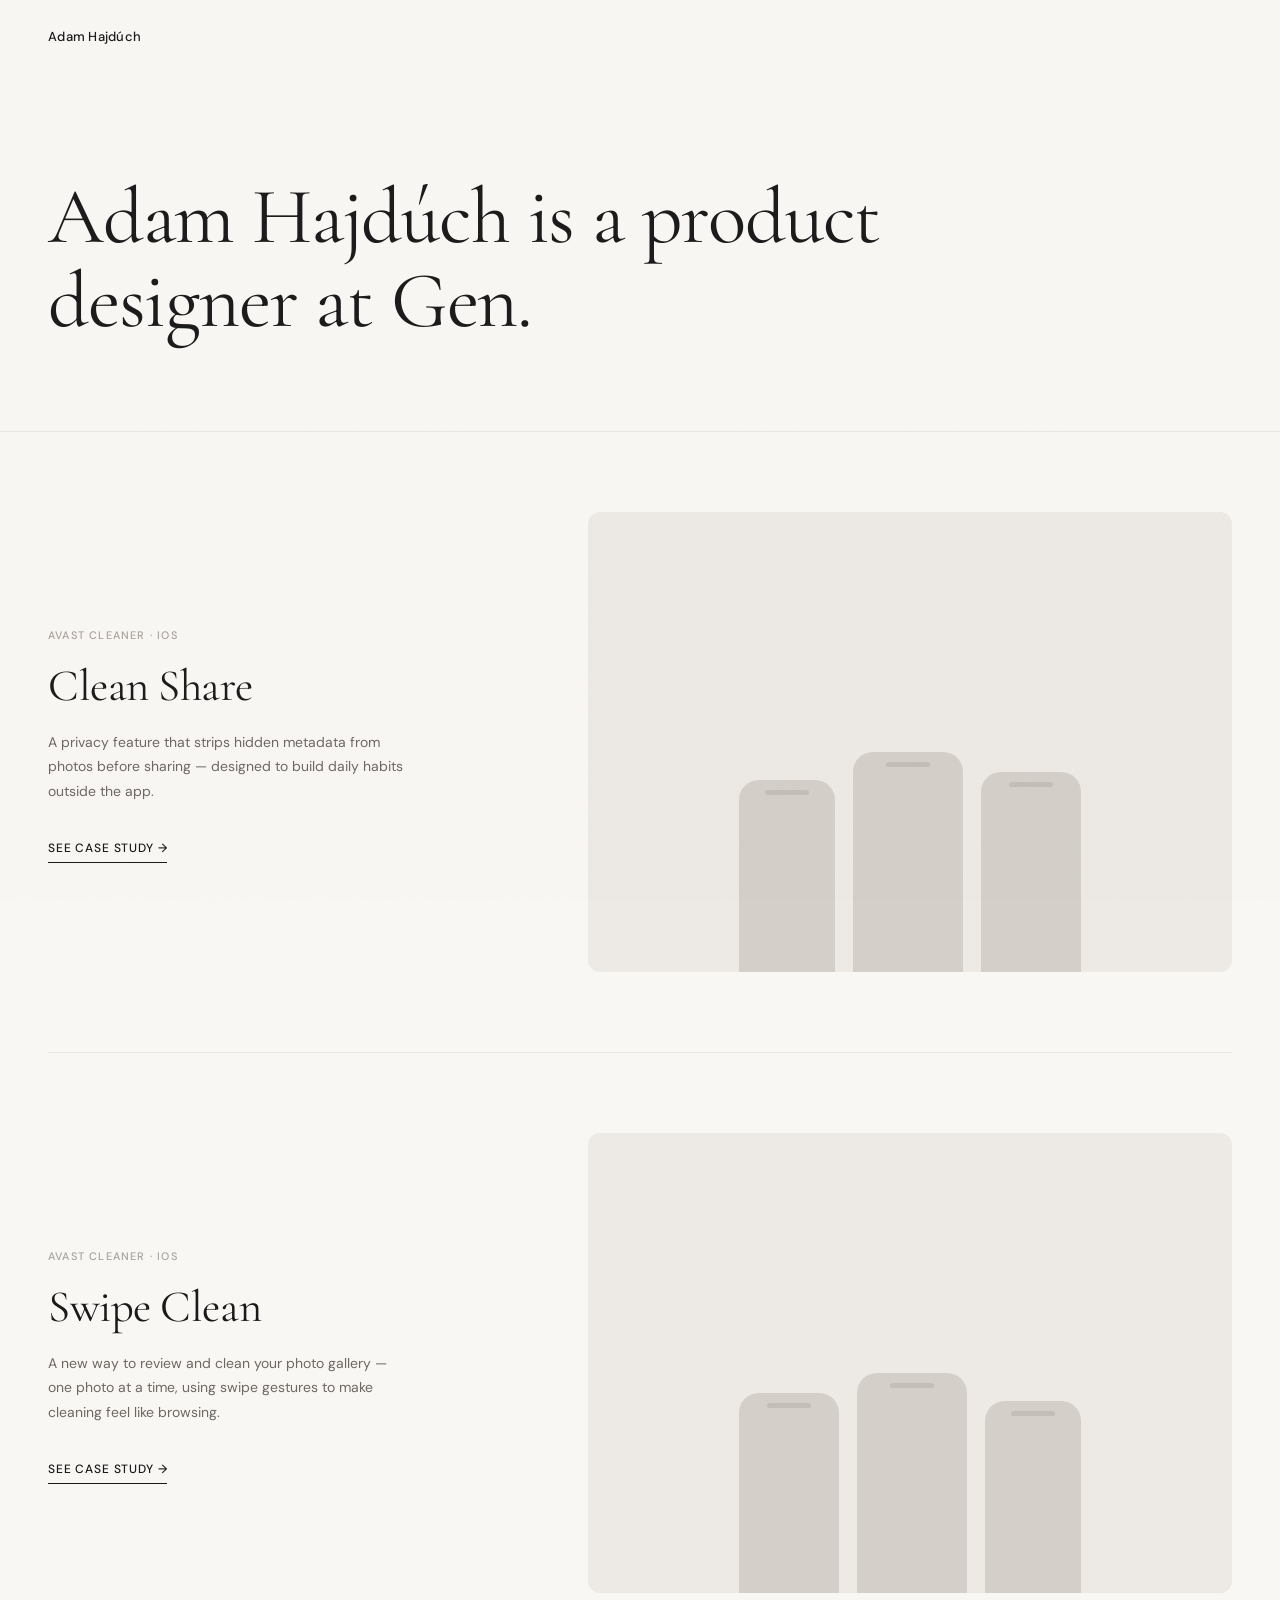
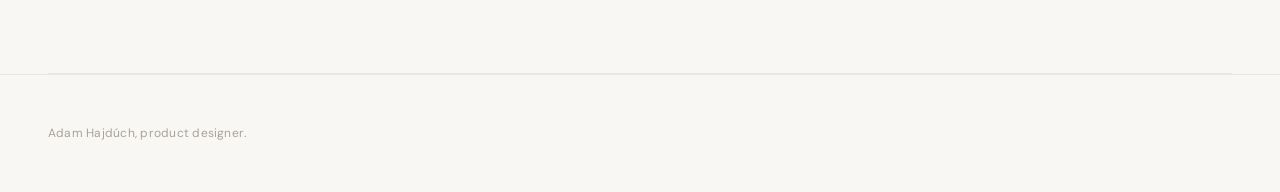
<file: index.html>
<!DOCTYPE html>
<html lang="en">
<head>
  <meta charset="UTF-8" />
  <meta name="viewport" content="width=device-width, initial-scale=1.0" />
  <title>Adam Hajdúch — Product Designer</title>
  <link rel="stylesheet" href="style.css" />
</head>
<body>

  <nav class="nav" id="nav">
    <div class="wrap nav-inner">
      <a class="nav-logo" href="index.html">Adam Hajdúch</a>
    </div>
  </nav>

  <main>

    <!-- Hero -->
    <section class="hero">
      <div class="wrap">
        <h1 class="hero-heading">Adam Hajdúch is a product designer at Gen.</h1>
      </div>
    </section>

    <!-- Projects -->
    <section class="projects">
      <div class="wrap">

        <!-- Project 1: Clean Share -->
        <article class="project-entry">
          <div class="project-info">
            <p class="project-label">Avast Cleaner &middot; iOS</p>
            <h2 class="project-title">Clean Share</h2>
            <p class="project-desc">A privacy feature that strips hidden metadata from photos before sharing — designed to build daily habits outside the app.</p>
            <a href="clean-share.html" class="see-more">See case study &rarr;</a>
          </div>
          <div class="project-visual">
            <div class="phone-mock c"></div>
            <div class="phone-mock b"></div>
            <div class="phone-mock a"></div>
          </div>
        </article>

        <!-- Project 2: Swipe Clean -->
        <article class="project-entry">
          <div class="project-info">
            <p class="project-label">Avast Cleaner &middot; iOS</p>
            <h2 class="project-title">Swipe Clean</h2>
            <p class="project-desc">A new way to review and clean your photo gallery — one photo at a time, using swipe gestures to make cleaning feel like browsing.</p>
            <a href="swipe-clean.html" class="see-more">See case study &rarr;</a>
          </div>
          <div class="project-visual">
            <div class="phone-mock a"></div>
            <div class="phone-mock b"></div>
            <div class="phone-mock c"></div>
          </div>
        </article>

      </div>
    </section>

  </main>

  <footer class="home-footer">
    <div class="wrap">
      <p>Adam Hajdúch, product designer.</p>
    </div>
  </footer>

  <script>
    const nav = document.getElementById('nav');
    window.addEventListener('scroll', () => {
      nav.classList.toggle('scrolled', window.scrollY > 20);
    });
  </script>

</body>
</html>
</file>
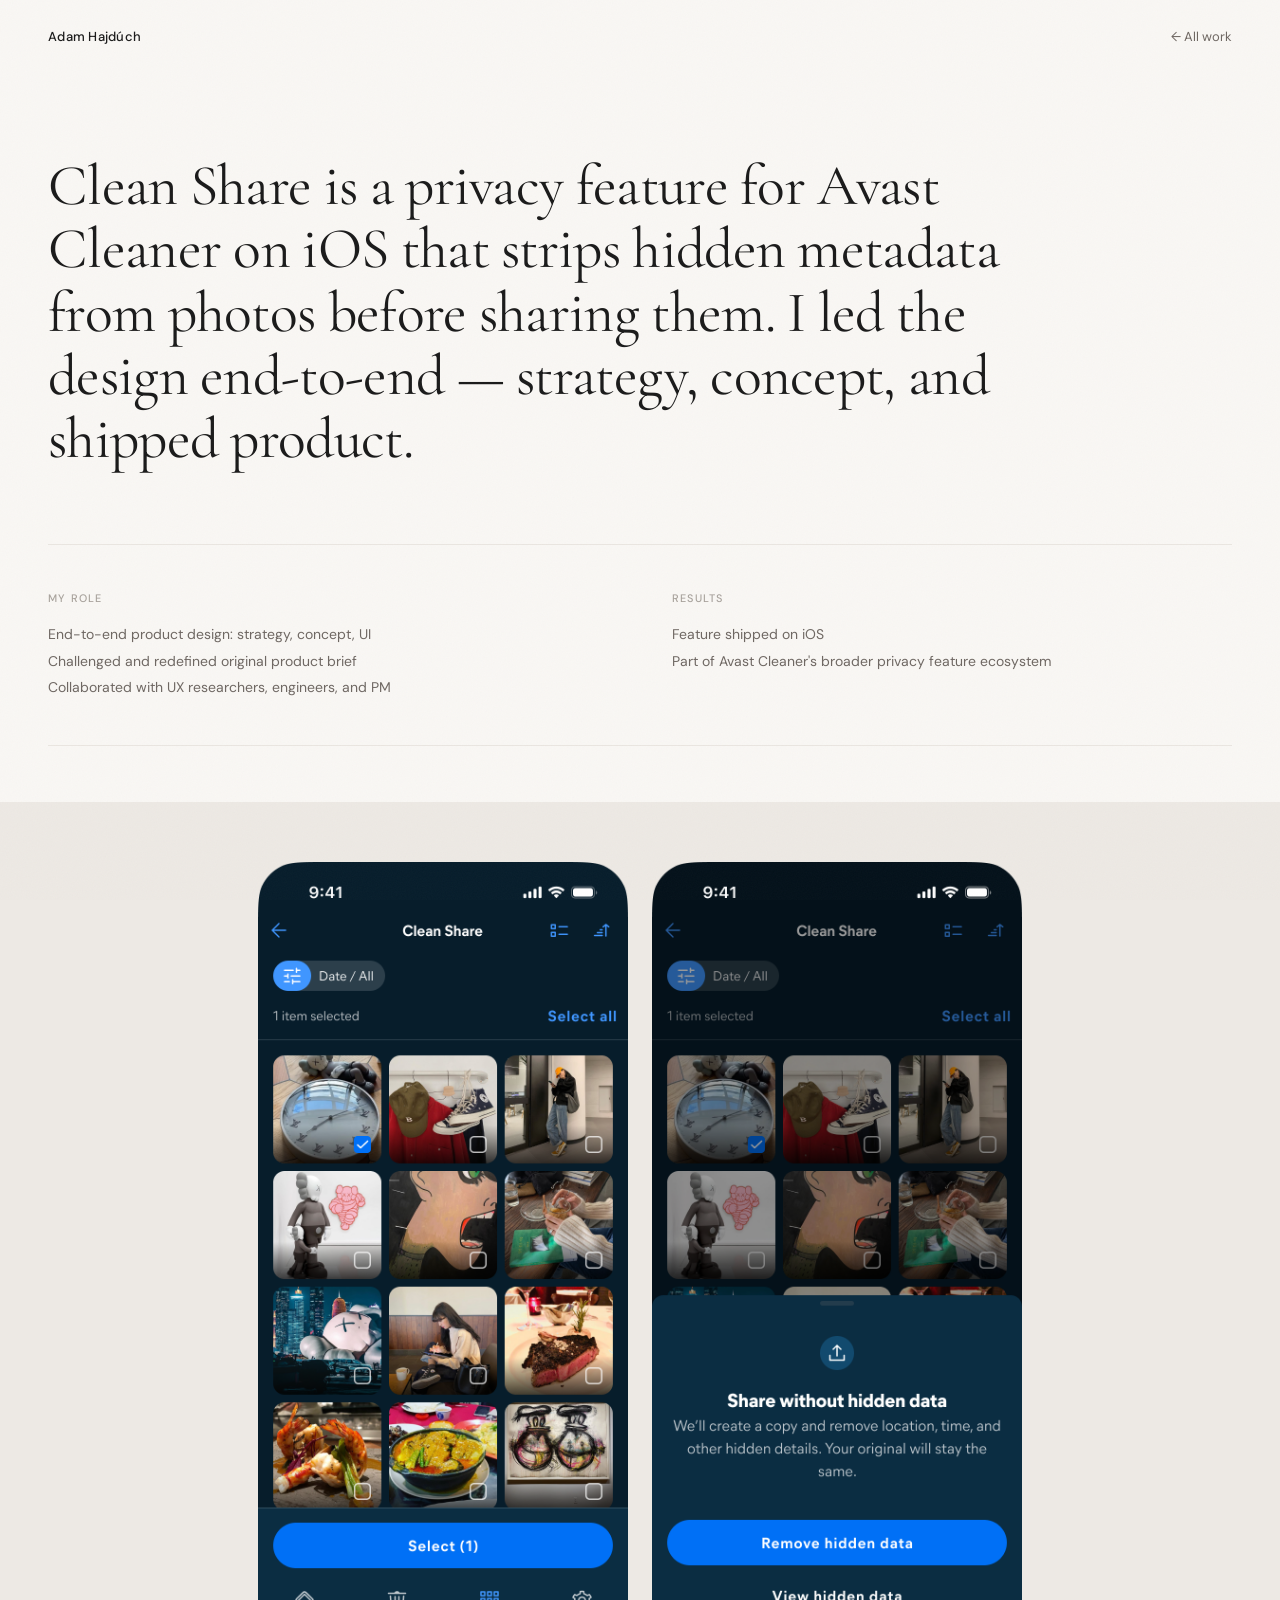
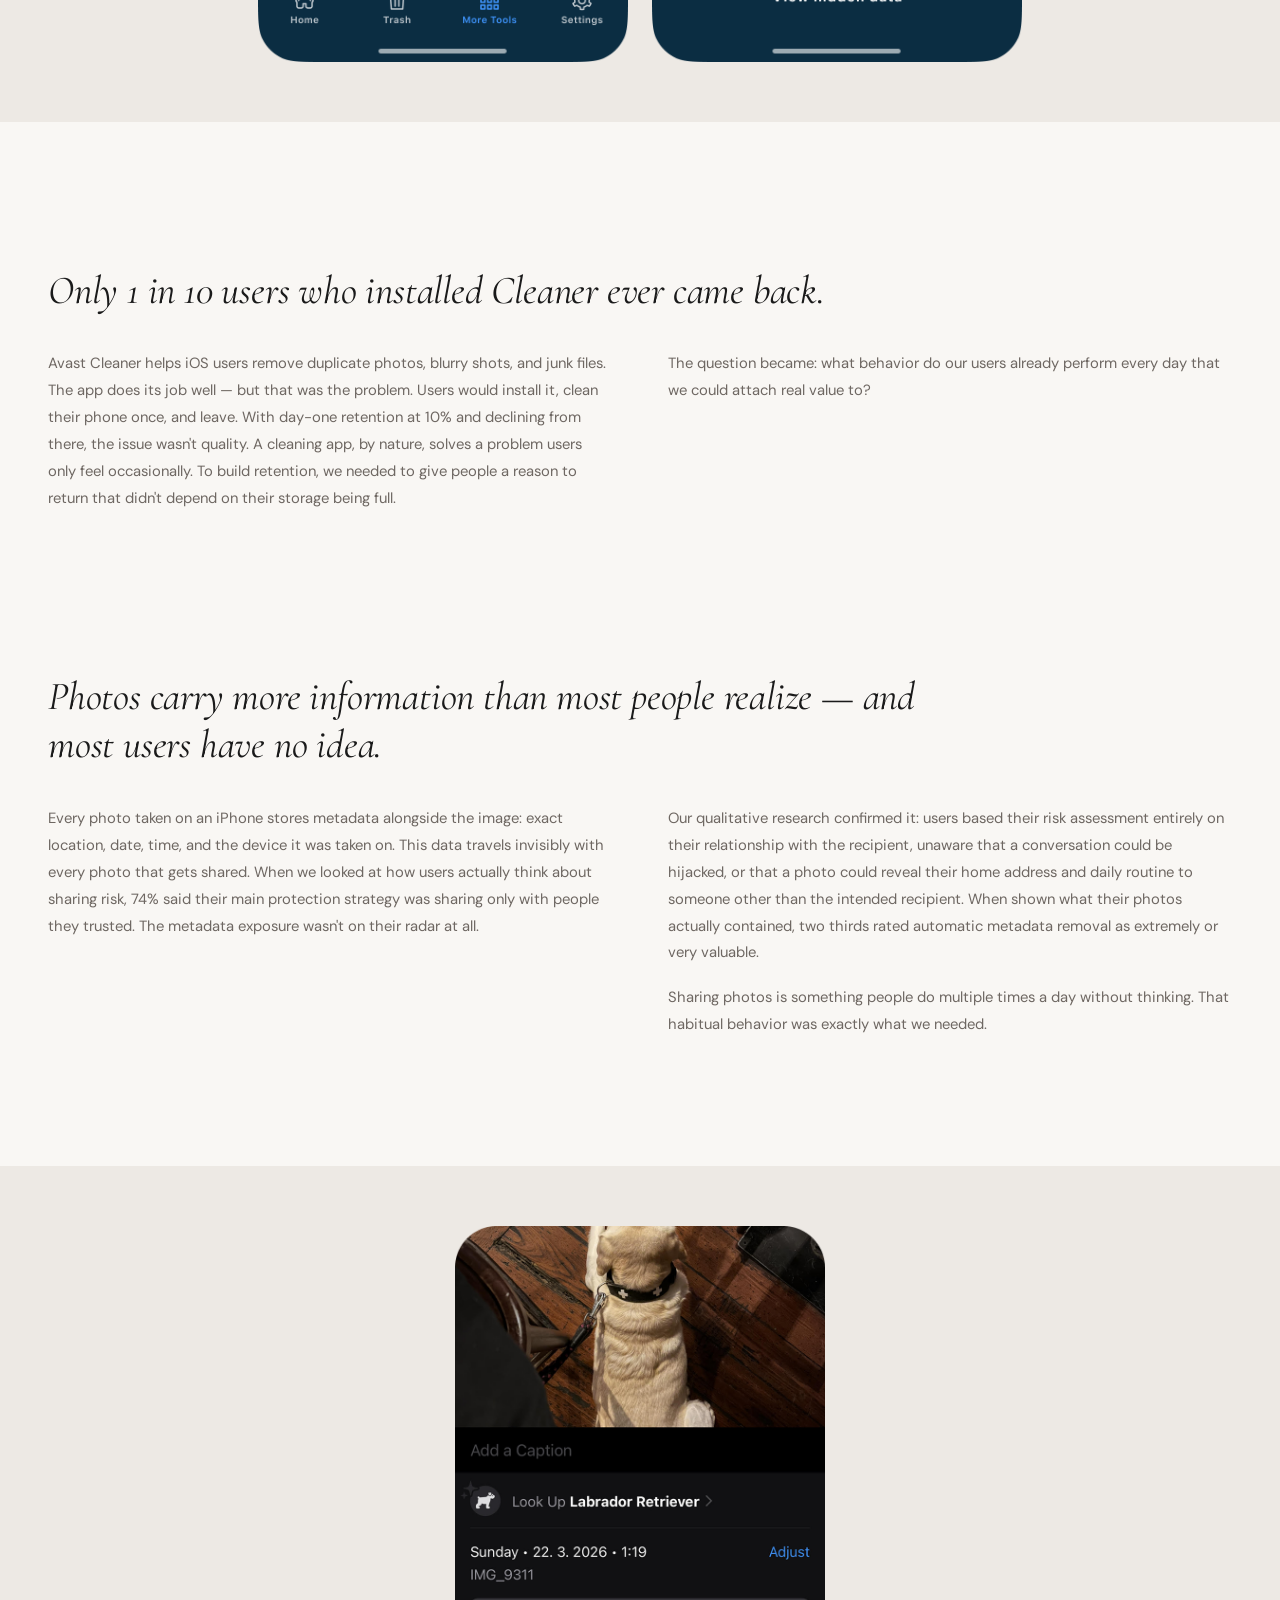
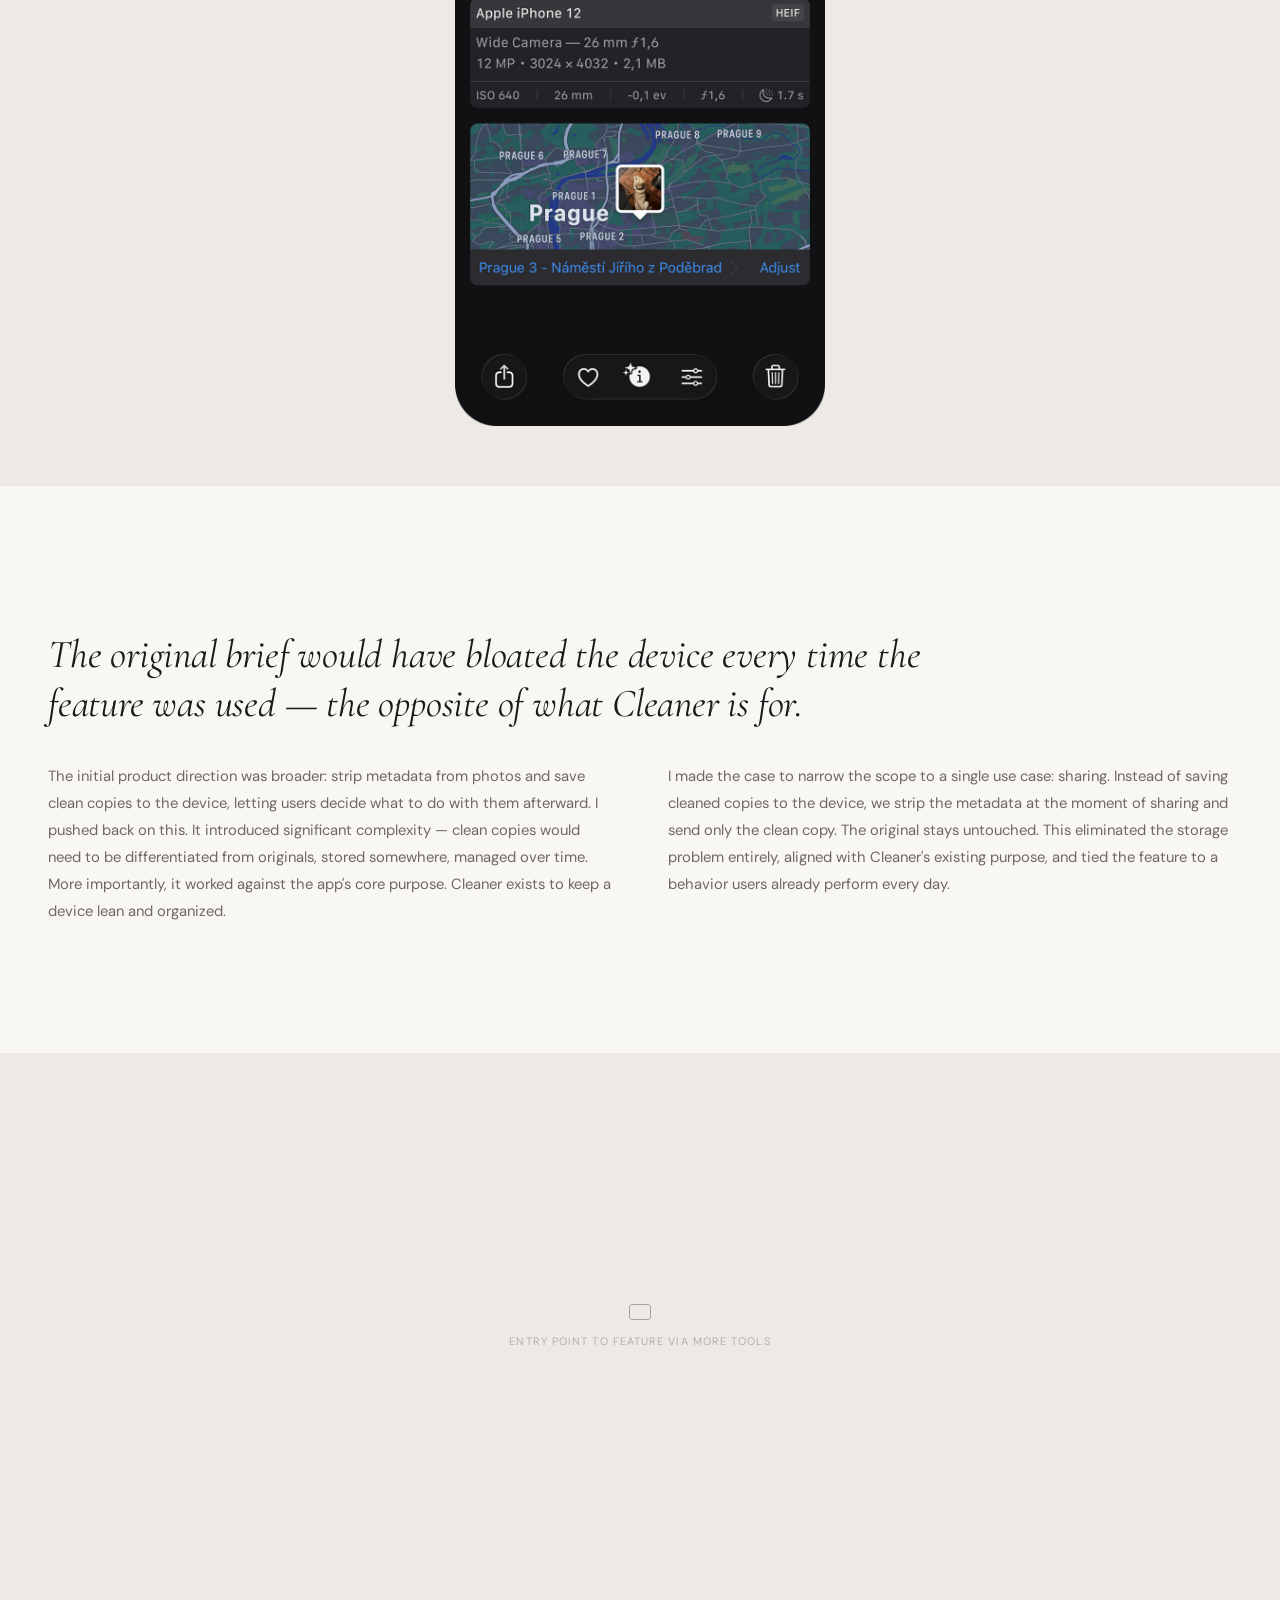
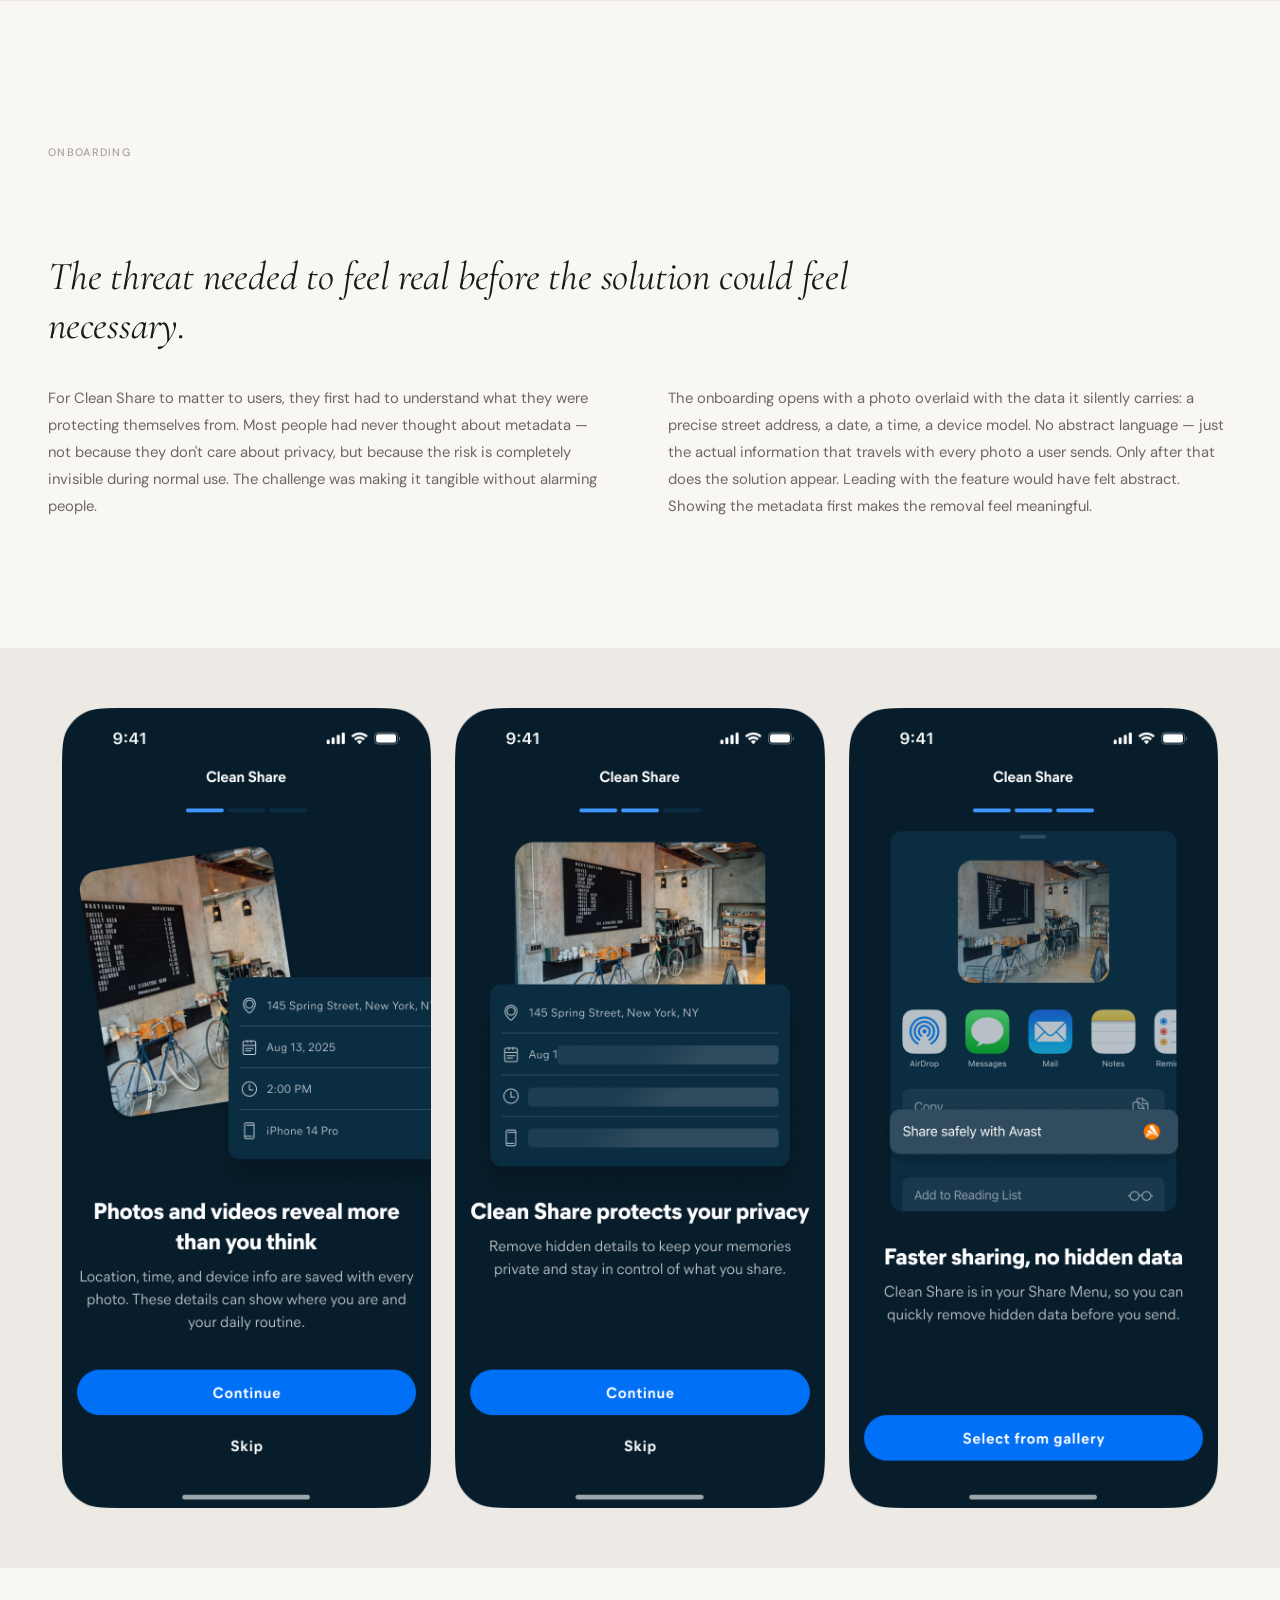
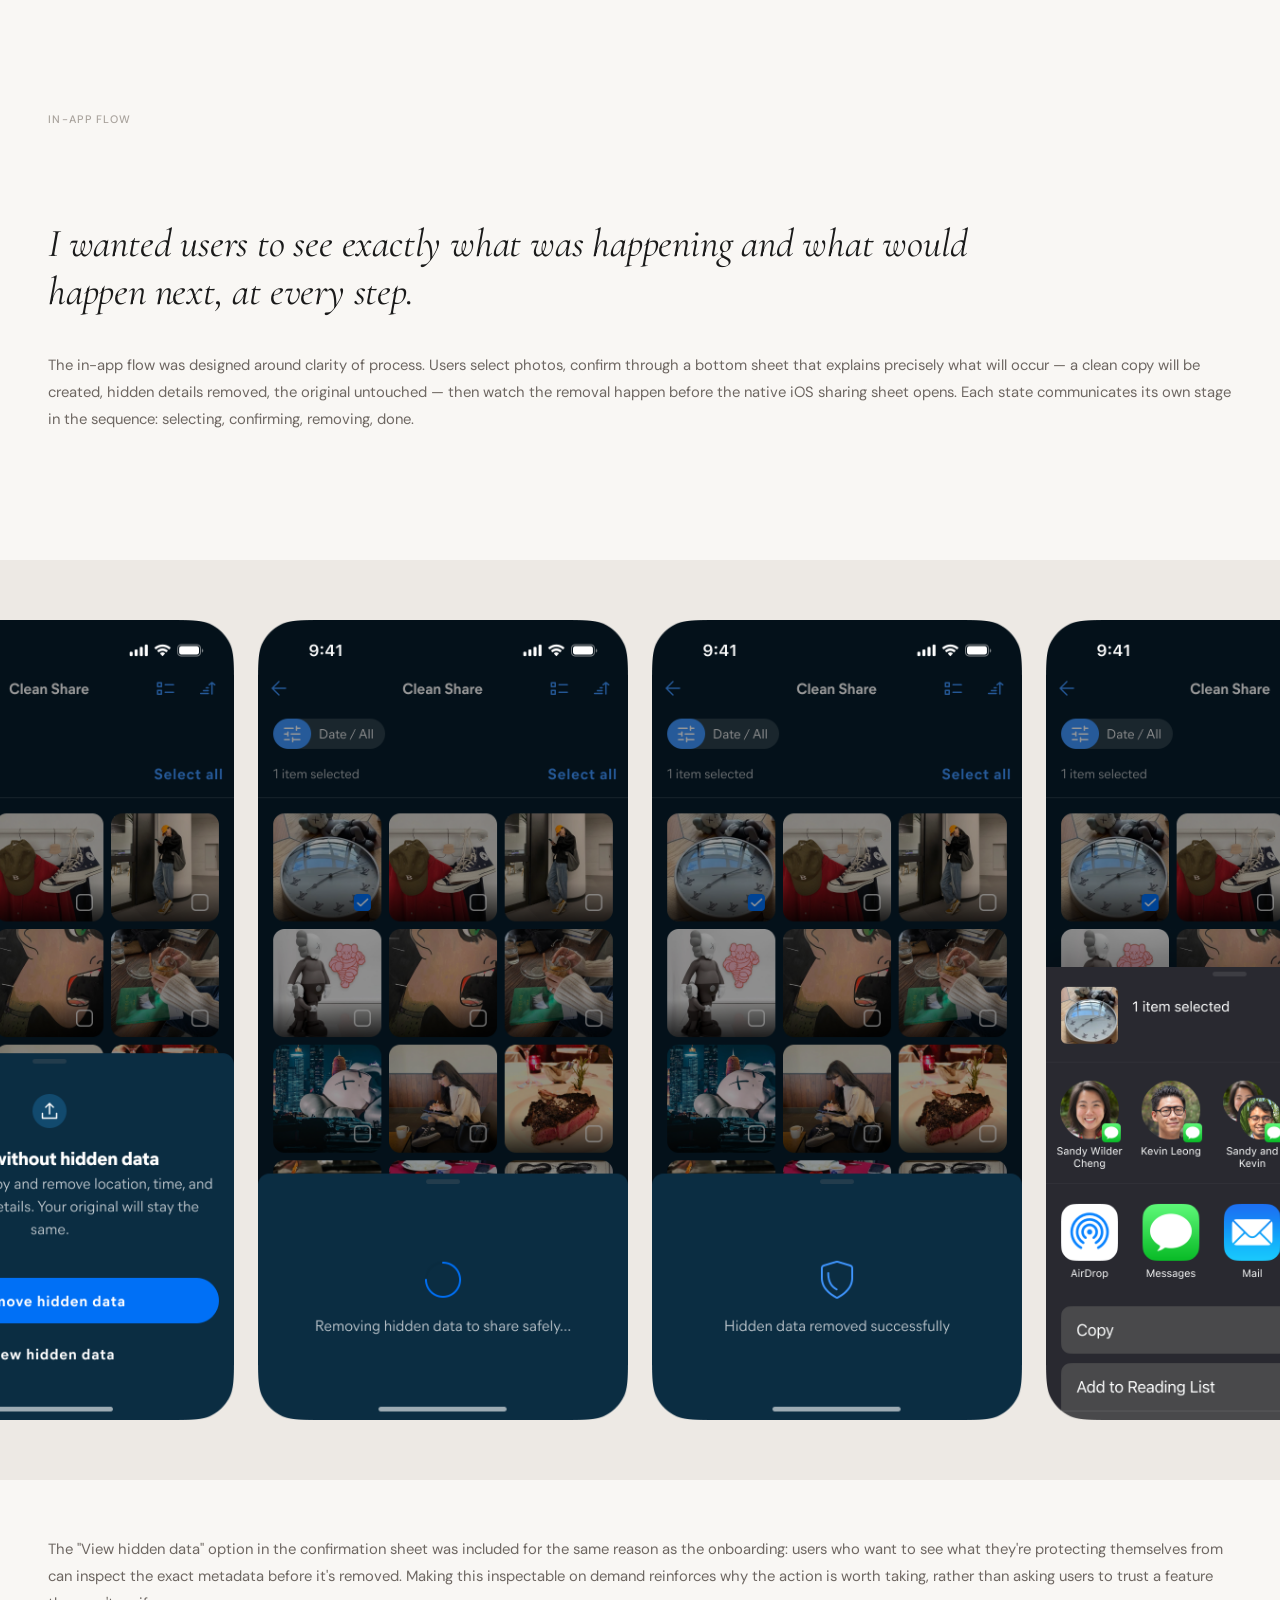
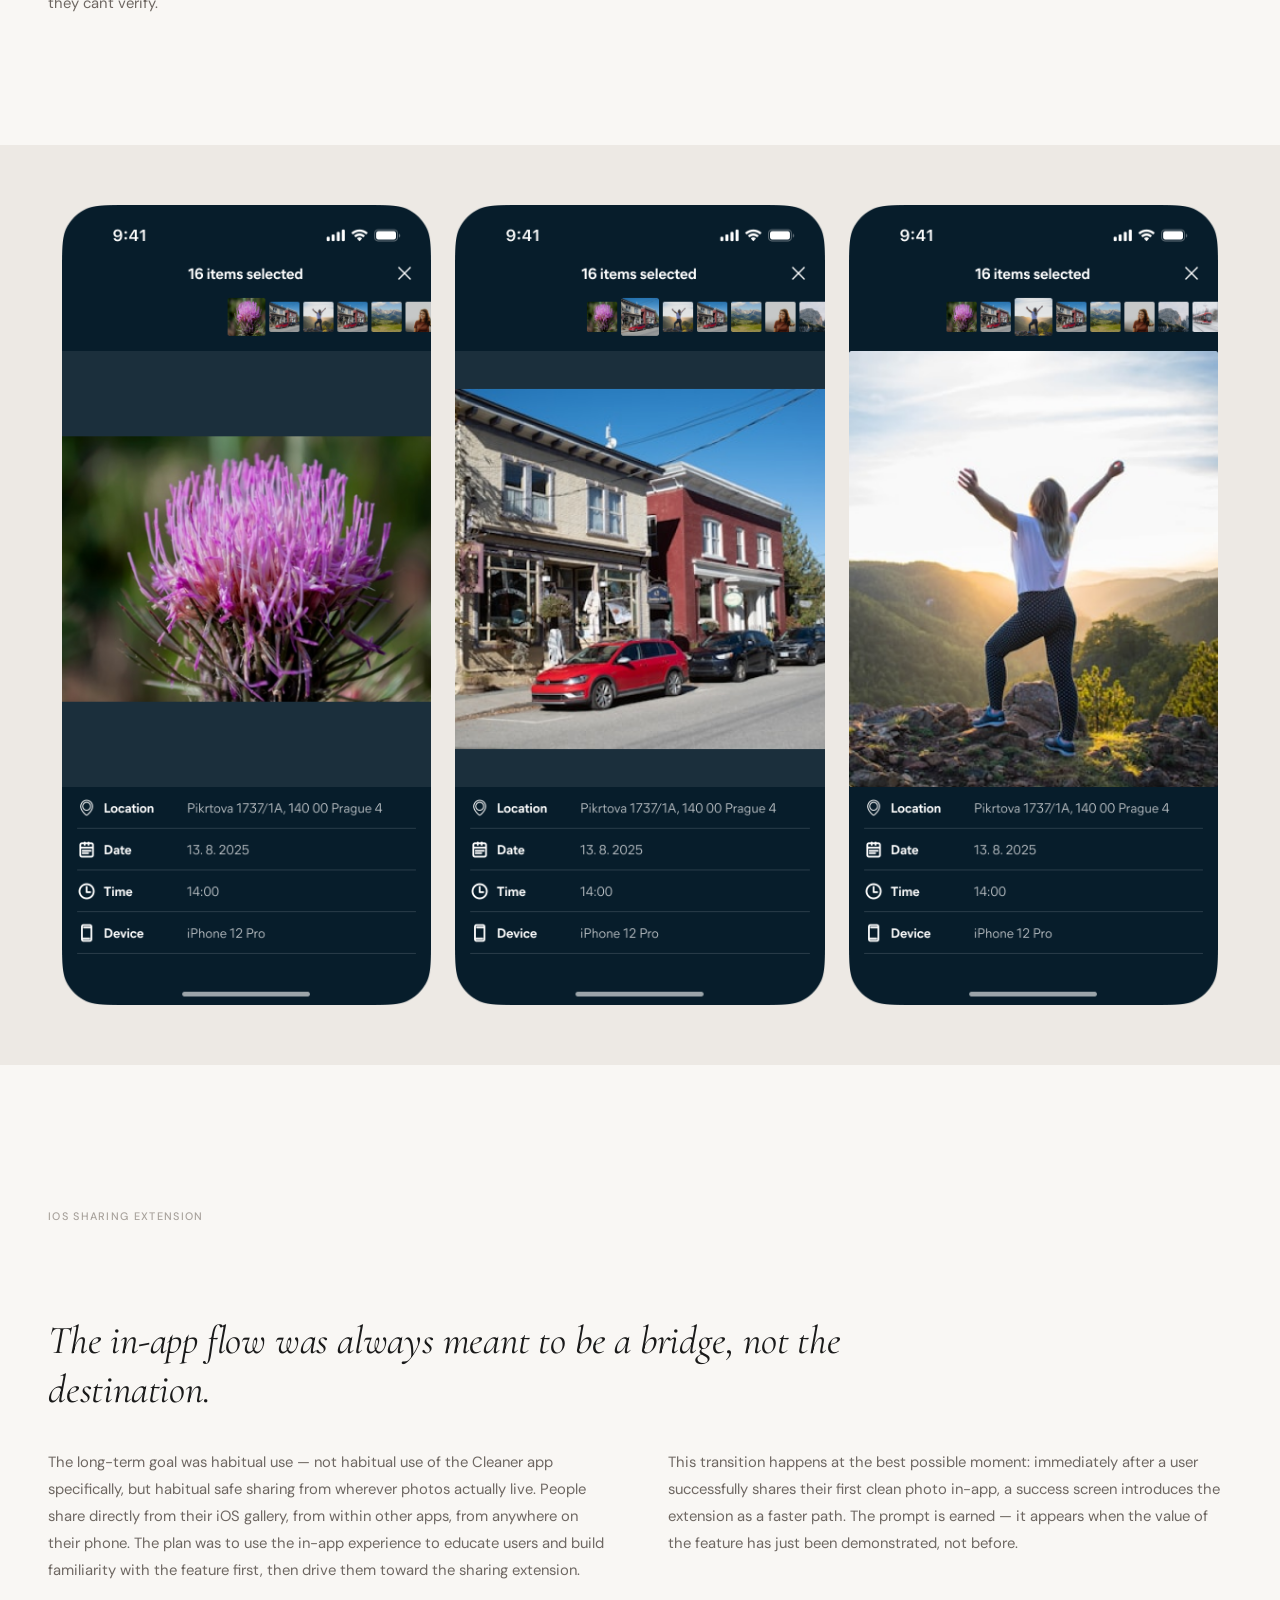
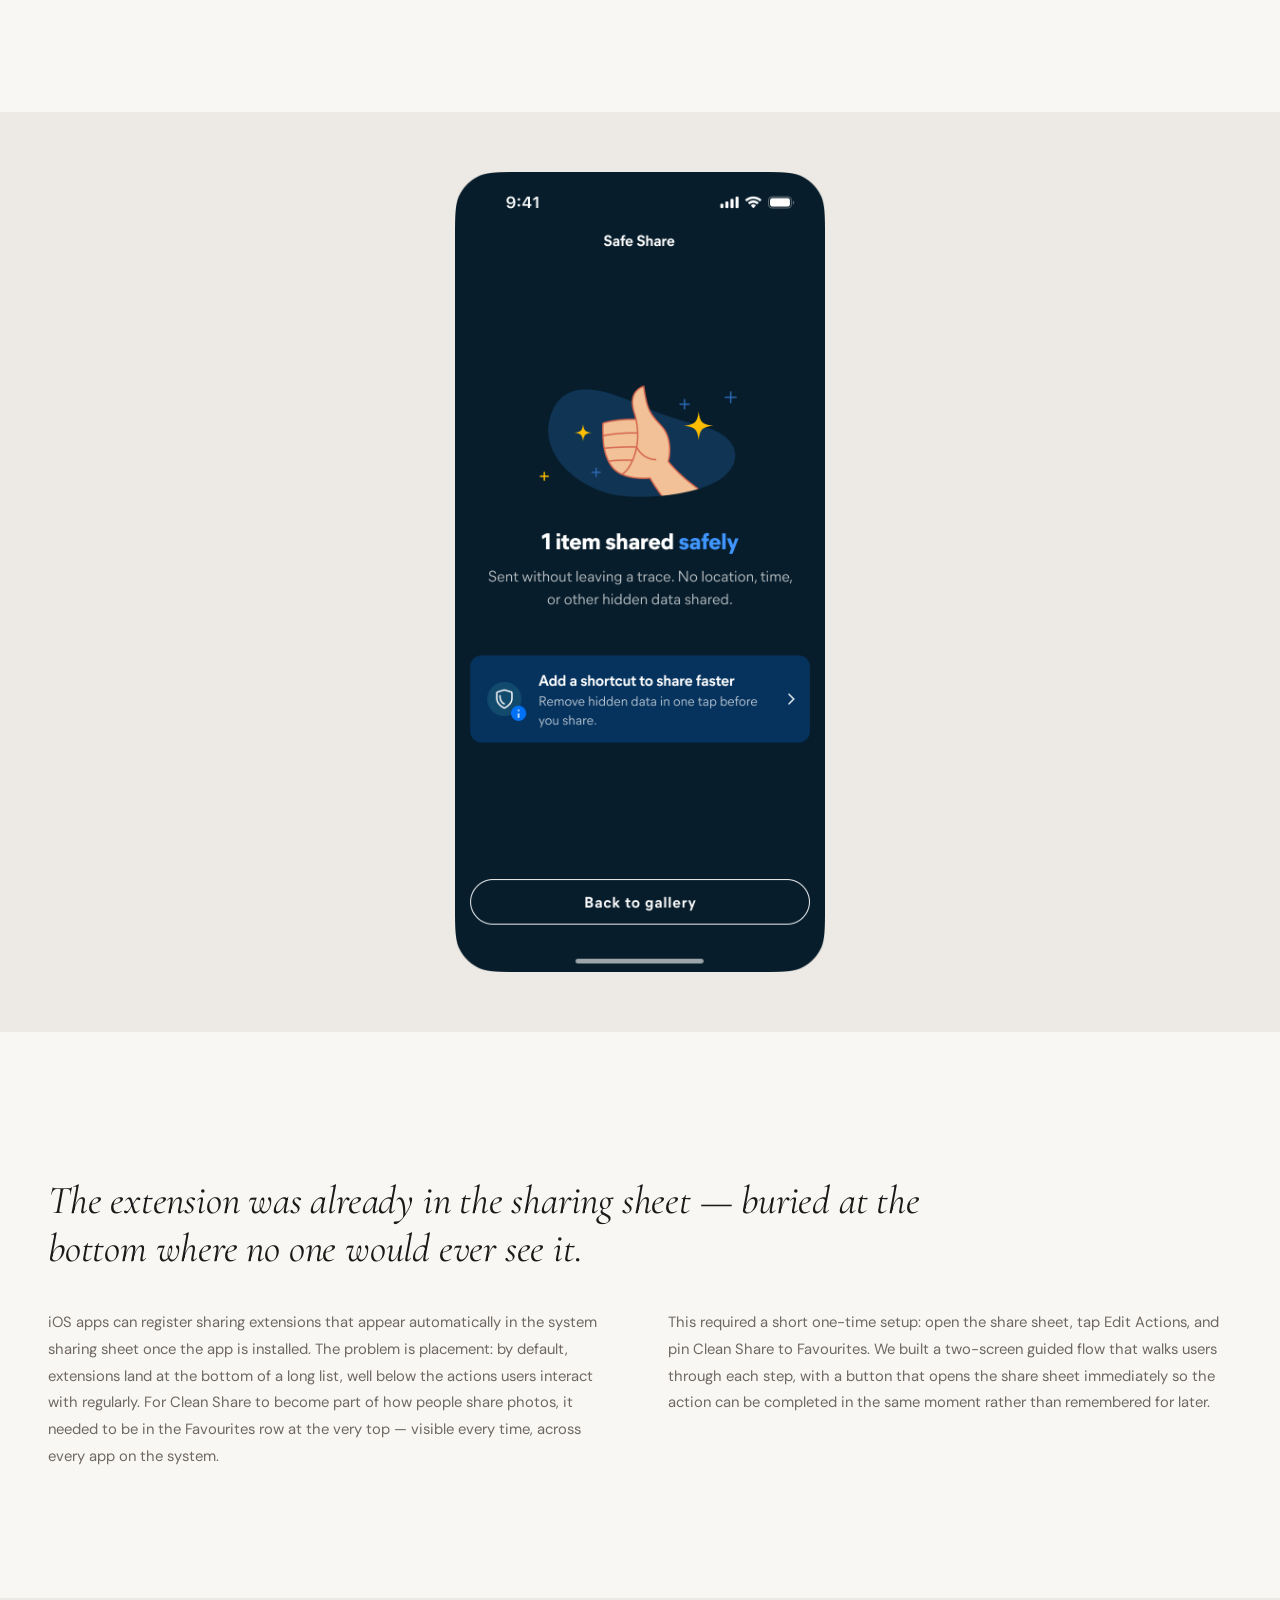
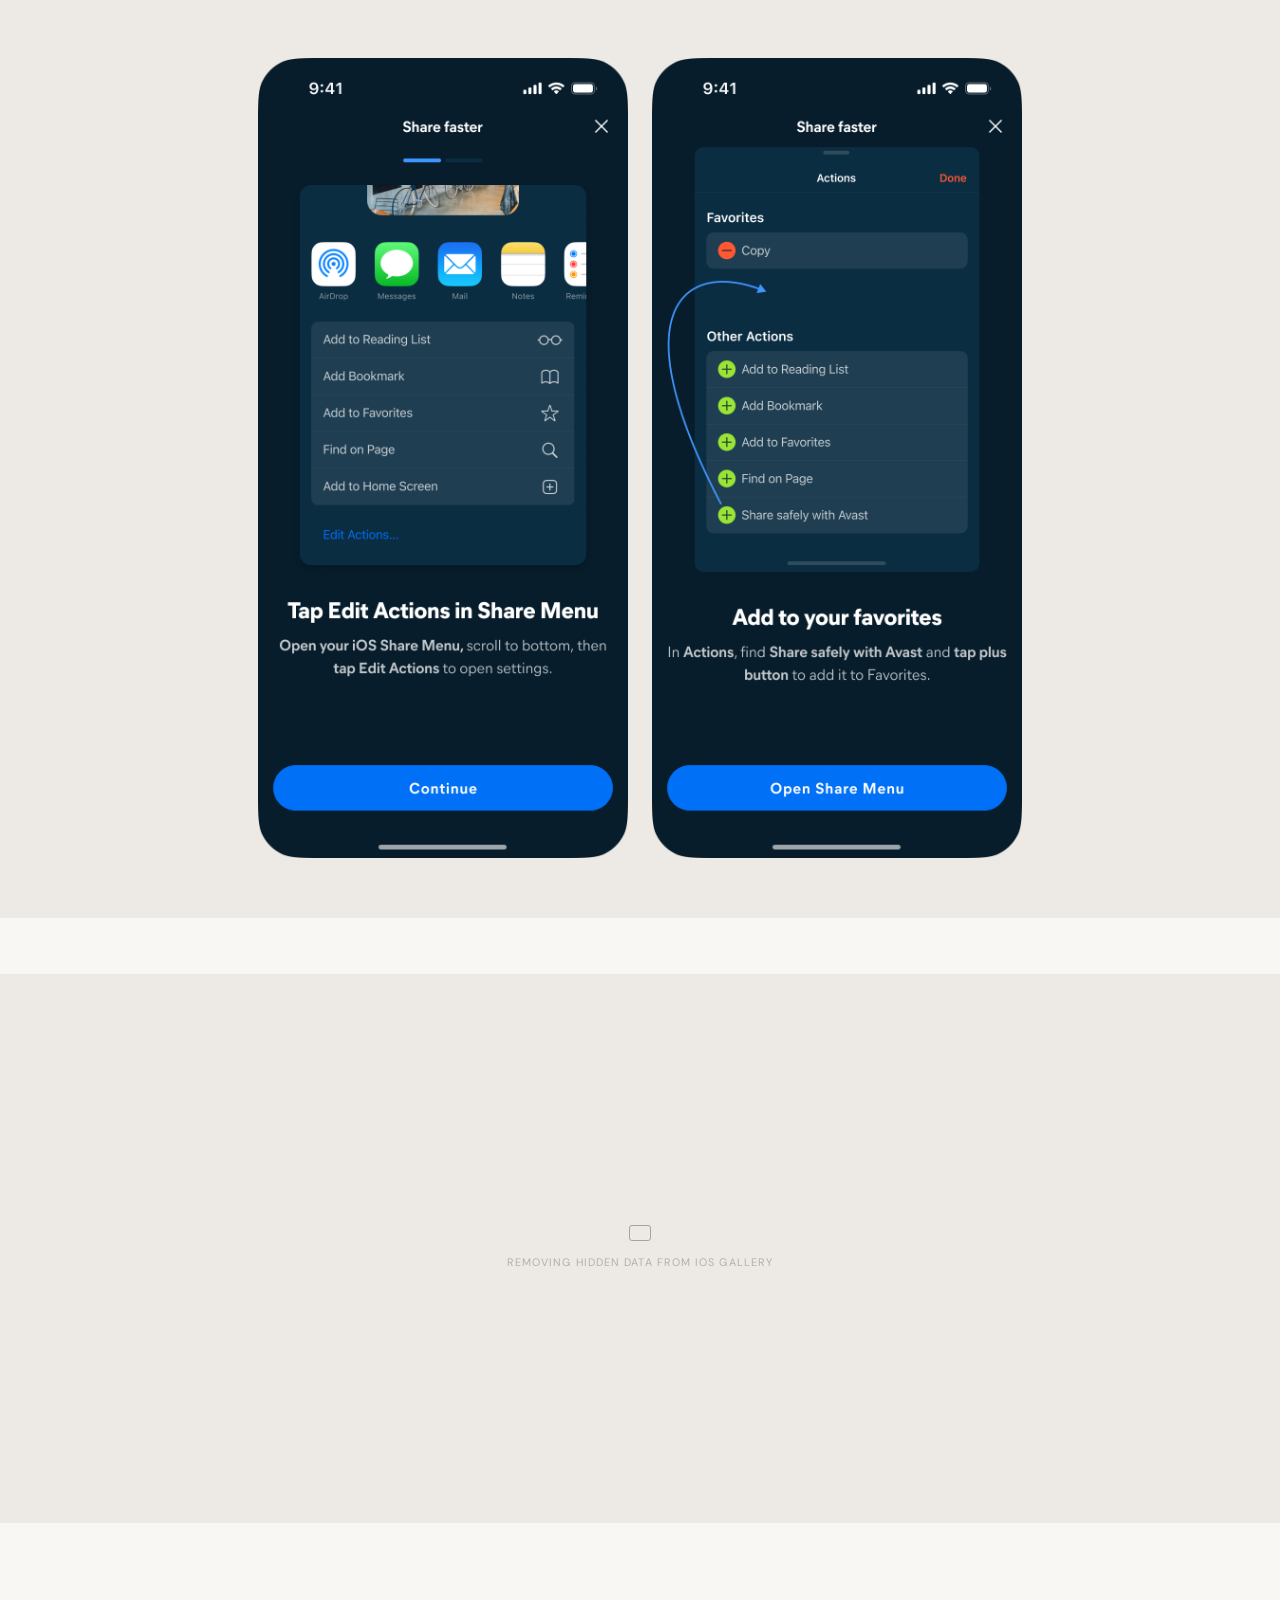
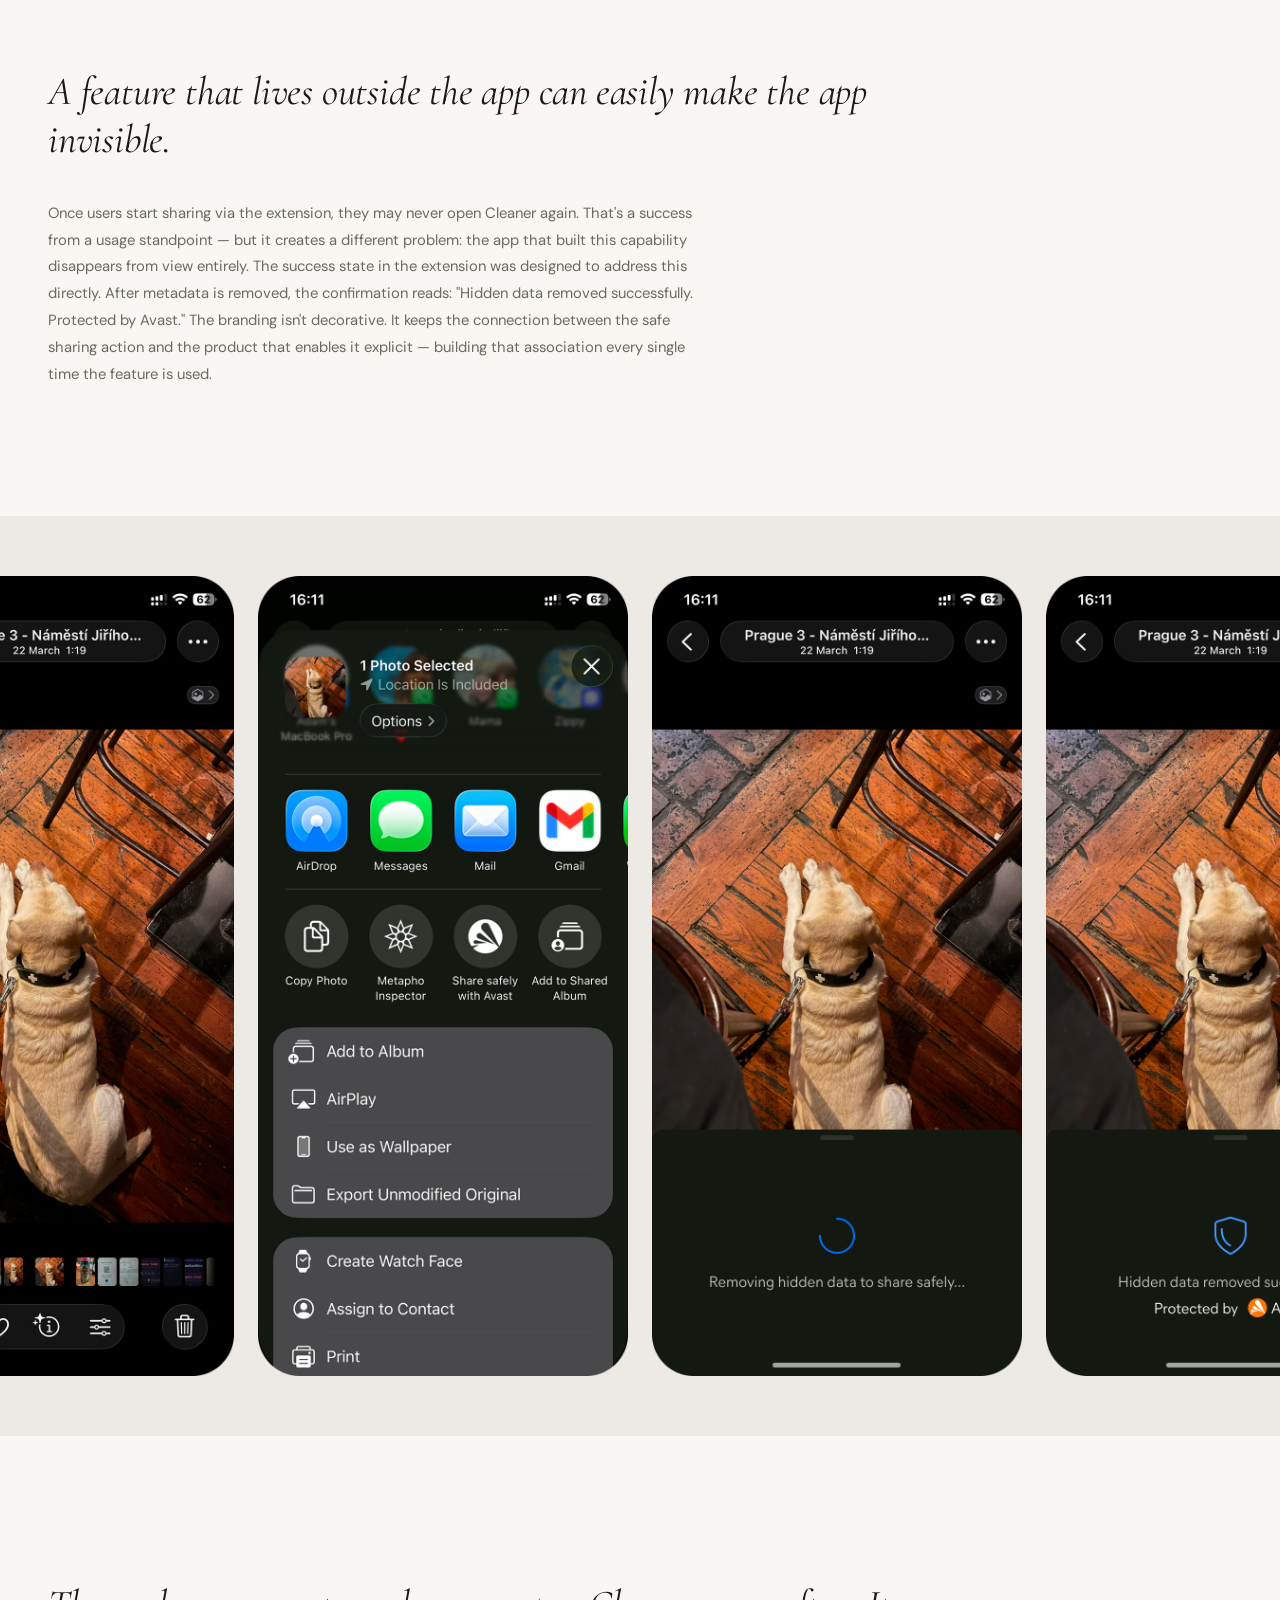
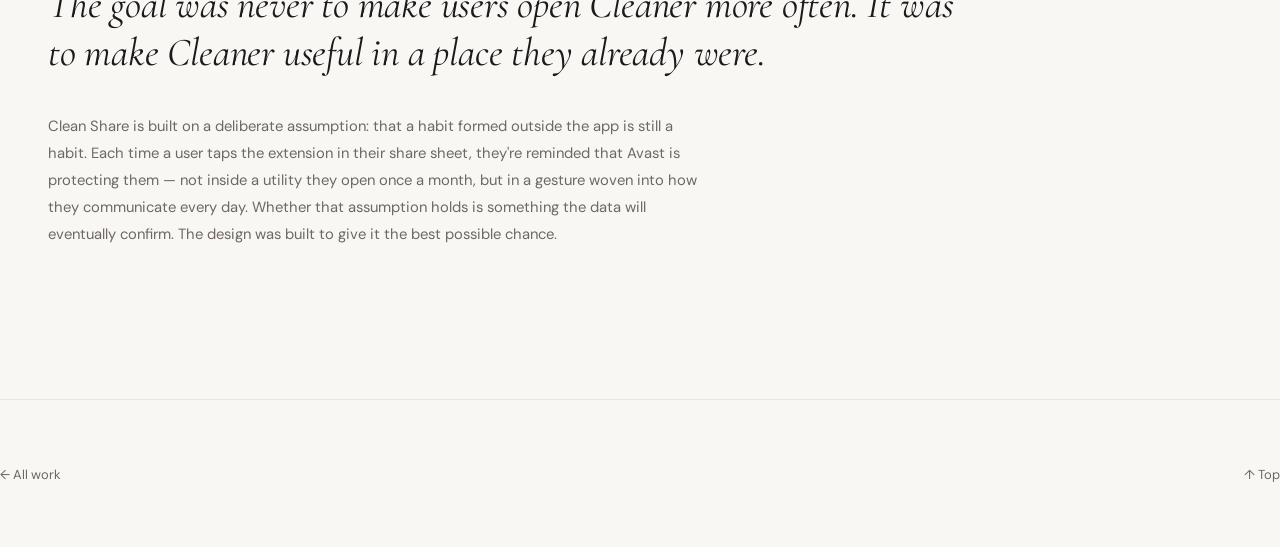
<file: clean-share.html>
<!DOCTYPE html>
<html lang="en">
<head>
  <meta charset="UTF-8" />
  <meta name="viewport" content="width=device-width, initial-scale=1.0" />
  <title>Clean Share — Adam Hajdúch</title>
  <link rel="stylesheet" href="style.css" />
</head>
<body id="top">

  <nav class="nav" id="nav">
    <div class="wrap nav-inner">
      <a class="nav-logo" href="index.html">Adam Hajdúch</a>
      <a class="nav-back" href="index.html">&larr; All work</a>
    </div>
  </nav>

  <main>

    <!-- Tagline -->
    <section class="cs-tagline">
      <div class="wrap">
        <h1 class="cs-heading">Clean Share is a privacy feature for Avast Cleaner on iOS that strips hidden metadata from photos before sharing them. I led the design end&#8209;to&#8209;end — strategy, concept, and shipped product.</h1>
      </div>
    </section>

    <!-- Metadata -->
    <div class="wrap">
      <div class="cs-meta">
        <div>
          <p class="meta-label">My role</p>
          <ul class="meta-list">
            <li>End-to-end product design: strategy, concept, UI</li>
            <li>Challenged and redefined original product brief</li>
            <li>Collaborated with UX researchers, engineers, and PM</li>
          </ul>
        </div>
        <div>
          <p class="meta-label">Results</p>
          <ul class="meta-list">
            <li>Feature shipped on iOS</li>
            <li>Part of Avast Cleaner's broader privacy feature ecosystem</li>
          </ul>
        </div>
      </div>
    </div>

    <!-- Hero image -->
    <div class="full-bleed">
      <div class="img-ph landscape row">
        <img src="assets/clean-share/Media selected.png" alt="Media selected">
        <img src="assets/clean-share/Share actions.png" alt="Share actions">
      </div>
    </div>

    <!-- Section 1 -->
    <div class="wrap">
      <div class="pull-quote">
        <p>Only 1 in 10 users who installed Cleaner ever came back.</p>
      </div>
      <div class="body-cols">
        <div class="body-col">
          <p>Avast Cleaner helps iOS users remove duplicate photos, blurry shots, and junk files. The app does its job well — but that was the problem. Users would install it, clean their phone once, and leave. With day-one retention at 10% and declining from there, the issue wasn't quality. A cleaning app, by nature, solves a problem users only feel occasionally. To build retention, we needed to give people a reason to return that didn't depend on their storage being full.</p>
        </div>
        <div class="body-col">
          <p>The question became: what behavior do our users already perform every day that we could attach real value to?</p>
        </div>
      </div>
    </div>

    <!-- Section 2 -->
    <div class="wrap">
      <div class="pull-quote">
        <p>Photos carry more information than most people realize — and most users have no idea.</p>
      </div>
      <div class="body-cols">
        <div class="body-col">
          <p>Every photo taken on an iPhone stores metadata alongside the image: exact location, date, time, and the device it was taken on. This data travels invisibly with every photo that gets shared. When we looked at how users actually think about sharing risk, 74% said their main protection strategy was sharing only with people they trusted. The metadata exposure wasn't on their radar at all.</p>
        </div>
        <div class="body-col">
          <p>Our qualitative research confirmed it: users based their risk assessment entirely on their relationship with the recipient, unaware that a conversation could be hijacked, or that a photo could reveal their home address and daily routine to someone other than the intended recipient. When shown what their photos actually contained, two thirds rated automatic metadata removal as extremely or very valuable.</p>
          <p>Sharing photos is something people do multiple times a day without thinking. That habitual behavior was exactly what we needed.</p>
        </div>
      </div>
    </div>

    <div class="full-bleed">
      <div class="img-ph phones">
        <img src="assets/clean-share/Metadata.png" alt="Metadata">
      </div>
    </div>

    <!-- Section 3 -->
    <div class="wrap">
      <div class="pull-quote">
        <p>The original brief would have bloated the device every time the feature was used — the opposite of what Cleaner is for.</p>
      </div>
      <div class="body-cols">
        <div class="body-col">
          <p>The initial product direction was broader: strip metadata from photos and save clean copies to the device, letting users decide what to do with them afterward. I pushed back on this. It introduced significant complexity — clean copies would need to be differentiated from originals, stored somewhere, managed over time. More importantly, it worked against the app's core purpose. Cleaner exists to keep a device lean and organized.</p>
        </div>
        <div class="body-col">
          <p>I made the case to narrow the scope to a single use case: sharing. Instead of saving cleaned copies to the device, we strip the metadata at the moment of sharing and send only the clean copy. The original stays untouched. This eliminated the storage problem entirely, aligned with Cleaner's existing purpose, and tied the feature to a behavior users already perform every day.</p>
        </div>
      </div>
    </div>

    <div class="full-bleed">
      <div class="img-ph phones">
        <div class="img-ph-icon"></div>
        <span>Entry point to feature via More Tools</span>
      </div>
    </div>

    <!-- Onboarding -->
    <div class="wrap">
      <div class="subsection-label">
        <span>Onboarding</span>
      </div>
      <div class="pull-quote">
        <p>The threat needed to feel real before the solution could feel necessary.</p>
      </div>
      <div class="body-cols">
        <div class="body-col">
          <p>For Clean Share to matter to users, they first had to understand what they were protecting themselves from. Most people had never thought about metadata — not because they don't care about privacy, but because the risk is completely invisible during normal use. The challenge was making it tangible without alarming people.</p>
        </div>
        <div class="body-col">
          <p>The onboarding opens with a photo overlaid with the data it silently carries: a precise street address, a date, a time, a device model. No abstract language — just the actual information that travels with every photo a user sends. Only after that does the solution appear. Leading with the feature would have felt abstract. Showing the metadata first makes the removal feel meaningful.</p>
        </div>
      </div>
    </div>

    <div class="full-bleed">
      <div class="img-ph phones row">
        <img src="assets/clean-share/Onboarding 1.png" alt="Onboarding 1">
        <img src="assets/clean-share/Onboarding 2.png" alt="Onboarding 2">
        <img src="assets/clean-share/Onboarding 3.png" alt="Onboarding 3">
      </div>
    </div>

    <!-- In-app flow -->
    <div class="wrap">
      <div class="subsection-label">
        <span>In-app flow</span>
      </div>
      <div class="pull-quote">
        <p>I wanted users to see exactly what was happening and what would happen next, at every step.</p>
      </div>
      <div class="body-cols">
        <div class="body-col" style="grid-column: 1 / -1">
          <p>The in-app flow was designed around clarity of process. Users select photos, confirm through a bottom sheet that explains precisely what will occur — a clean copy will be created, hidden details removed, the original untouched — then watch the removal happen before the native iOS sharing sheet opens. Each state communicates its own stage in the sequence: selecting, confirming, removing, done.</p>
        </div>
      </div>
    </div>

    <div class="full-bleed">
      <div class="img-ph phones row">
        <img src="assets/clean-share/Share actions.png" alt="Share actions">
        <img src="assets/clean-share/Status progress.png" alt="Status progress">
        <img src="assets/clean-share/Status done.png" alt="Status done">
        <img src="assets/clean-share/iOS sharing sheet.png" alt="iOS sharing sheet">
      </div>
    </div>

    <div class="wrap">
      <div class="body-cols">
        <div class="body-col" style="grid-column: 1 / -1">
          <p>The "View hidden data" option in the confirmation sheet was included for the same reason as the onboarding: users who want to see what they're protecting themselves from can inspect the exact metadata before it's removed. Making this inspectable on demand reinforces why the action is worth taking, rather than asking users to trust a feature they can't verify.</p>
        </div>
      </div>
    </div>

    <div class="full-bleed">
      <div class="img-ph phones row">
        <img src="assets/clean-share/Preview multi 4.png" alt="Preview multi 4">
        <img src="assets/clean-share/Preview multi 7.png" alt="Preview multi 7">
        <img src="assets/clean-share/Preview multi 8.png" alt="Preview multi 8">
      </div>
    </div>

    <!-- iOS sharing extension -->
    <div class="wrap">
      <div class="subsection-label">
        <span>iOS sharing extension</span>
      </div>
      <div class="pull-quote">
        <p>The in-app flow was always meant to be a bridge, not the destination.</p>
      </div>
      <div class="body-cols">
        <div class="body-col">
          <p>The long-term goal was habitual use — not habitual use of the Cleaner app specifically, but habitual safe sharing from wherever photos actually live. People share directly from their iOS gallery, from within other apps, from anywhere on their phone. The plan was to use the in-app experience to educate users and build familiarity with the feature first, then drive them toward the sharing extension.</p>
        </div>
        <div class="body-col">
          <p>This transition happens at the best possible moment: immediately after a user successfully shares their first clean photo in-app, a success screen introduces the extension as a faster path. The prompt is earned — it appears when the value of the feature has just been demonstrated, not before.</p>
        </div>
      </div>
    </div>

    <div class="full-bleed">
      <div class="img-ph phones">
        <img src="assets/clean-share/Single success 9.png" alt="1 item shared safely — extension nudge">
      </div>
    </div>

    <div class="wrap">
      <div class="pull-quote">
        <p>The extension was already in the sharing sheet — buried at the bottom where no one would ever see it.</p>
      </div>
      <div class="body-cols">
        <div class="body-col">
          <p>iOS apps can register sharing extensions that appear automatically in the system sharing sheet once the app is installed. The problem is placement: by default, extensions land at the bottom of a long list, well below the actions users interact with regularly. For Clean Share to become part of how people share photos, it needed to be in the Favourites row at the very top — visible every time, across every app on the system.</p>
        </div>
        <div class="body-col">
          <p>This required a short one-time setup: open the share sheet, tap Edit Actions, and pin Clean Share to Favourites. We built a two-screen guided flow that walks users through each step, with a button that opens the share sheet immediately so the action can be completed in the same moment rather than remembered for later.</p>
        </div>
      </div>
    </div>

    <div class="full-bleed">
      <div class="img-ph phones row">
        <img src="assets/clean-share/Tap edit actions.png" alt="Add the safe sharing">
        <img src="assets/clean-share/Add to favorites.png" alt="Safe sharing added">
      </div>
    </div>

    <div class="full-bleed">
      <div class="img-ph phones">
        <div class="img-ph-icon"></div>
        <span>Removing hidden data from iOS gallery</span>
      </div>
    </div>

    <div class="wrap">
      <div class="pull-quote">
        <p>A feature that lives outside the app can easily make the app invisible.</p>
      </div>
      <div class="body-single">
        <p>Once users start sharing via the extension, they may never open Cleaner again. That's a success from a usage standpoint — but it creates a different problem: the app that built this capability disappears from view entirely. The success state in the extension was designed to address this directly. After metadata is removed, the confirmation reads: "Hidden data removed successfully. Protected by Avast." The branding isn't decorative. It keeps the connection between the safe sharing action and the product that enables it explicit — building that association every single time the feature is used.</p>
      </div>
    </div>

    <div class="full-bleed">
      <div class="img-ph phones row">
        <img src="assets/clean-share/Gallery photo.png" alt="Gallery photo">
        <img src="assets/clean-share/Photo sharing.png" alt="Photo sharing">
        <img src="assets/clean-share/Removing.png" alt="Removing">
        <img src="assets/clean-share/Removed.png" alt="Removed">
      </div>
    </div>

    <!-- Closing -->
    <div class="wrap">
      <div class="pull-quote">
        <p>The goal was never to make users open Cleaner more often. It was to make Cleaner useful in a place they already were.</p>
      </div>
      <div class="body-single">
        <p>Clean Share is built on a deliberate assumption: that a habit formed outside the app is still a habit. Each time a user taps the extension in their share sheet, they're reminded that Avast is protecting them — not inside a utility they open once a month, but in a gesture woven into how they communicate every day. Whether that assumption holds is something the data will eventually confirm. The design was built to give it the best possible chance.</p>
      </div>
    </div>

  </main>

  <footer class="wrap cs-footer">
    <a href="index.html">&larr; All work</a>
    <a href="#top">&uarr; Top</a>
  </footer>

  <script>
    const nav = document.getElementById('nav');
    window.addEventListener('scroll', () => {
      nav.classList.toggle('scrolled', window.scrollY > 20);
    });
  </script>

</body>
</html>
</file>
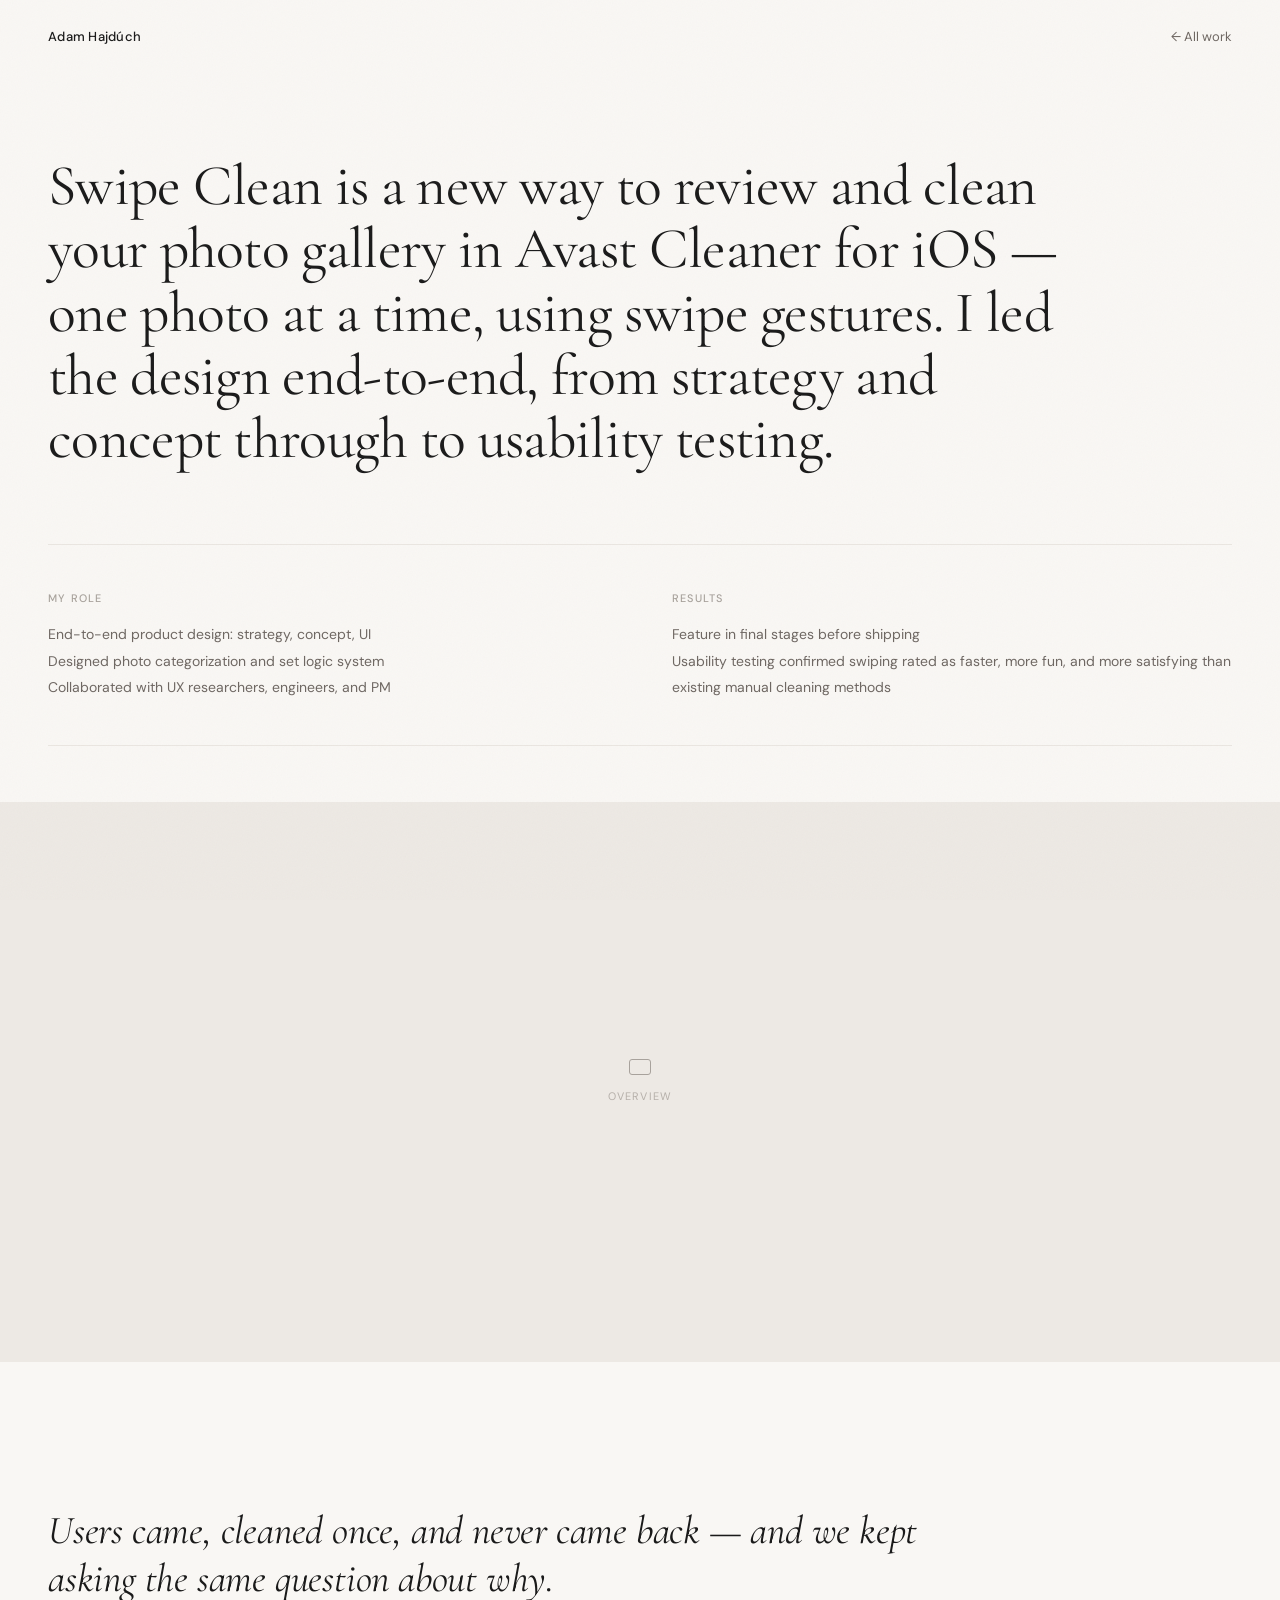
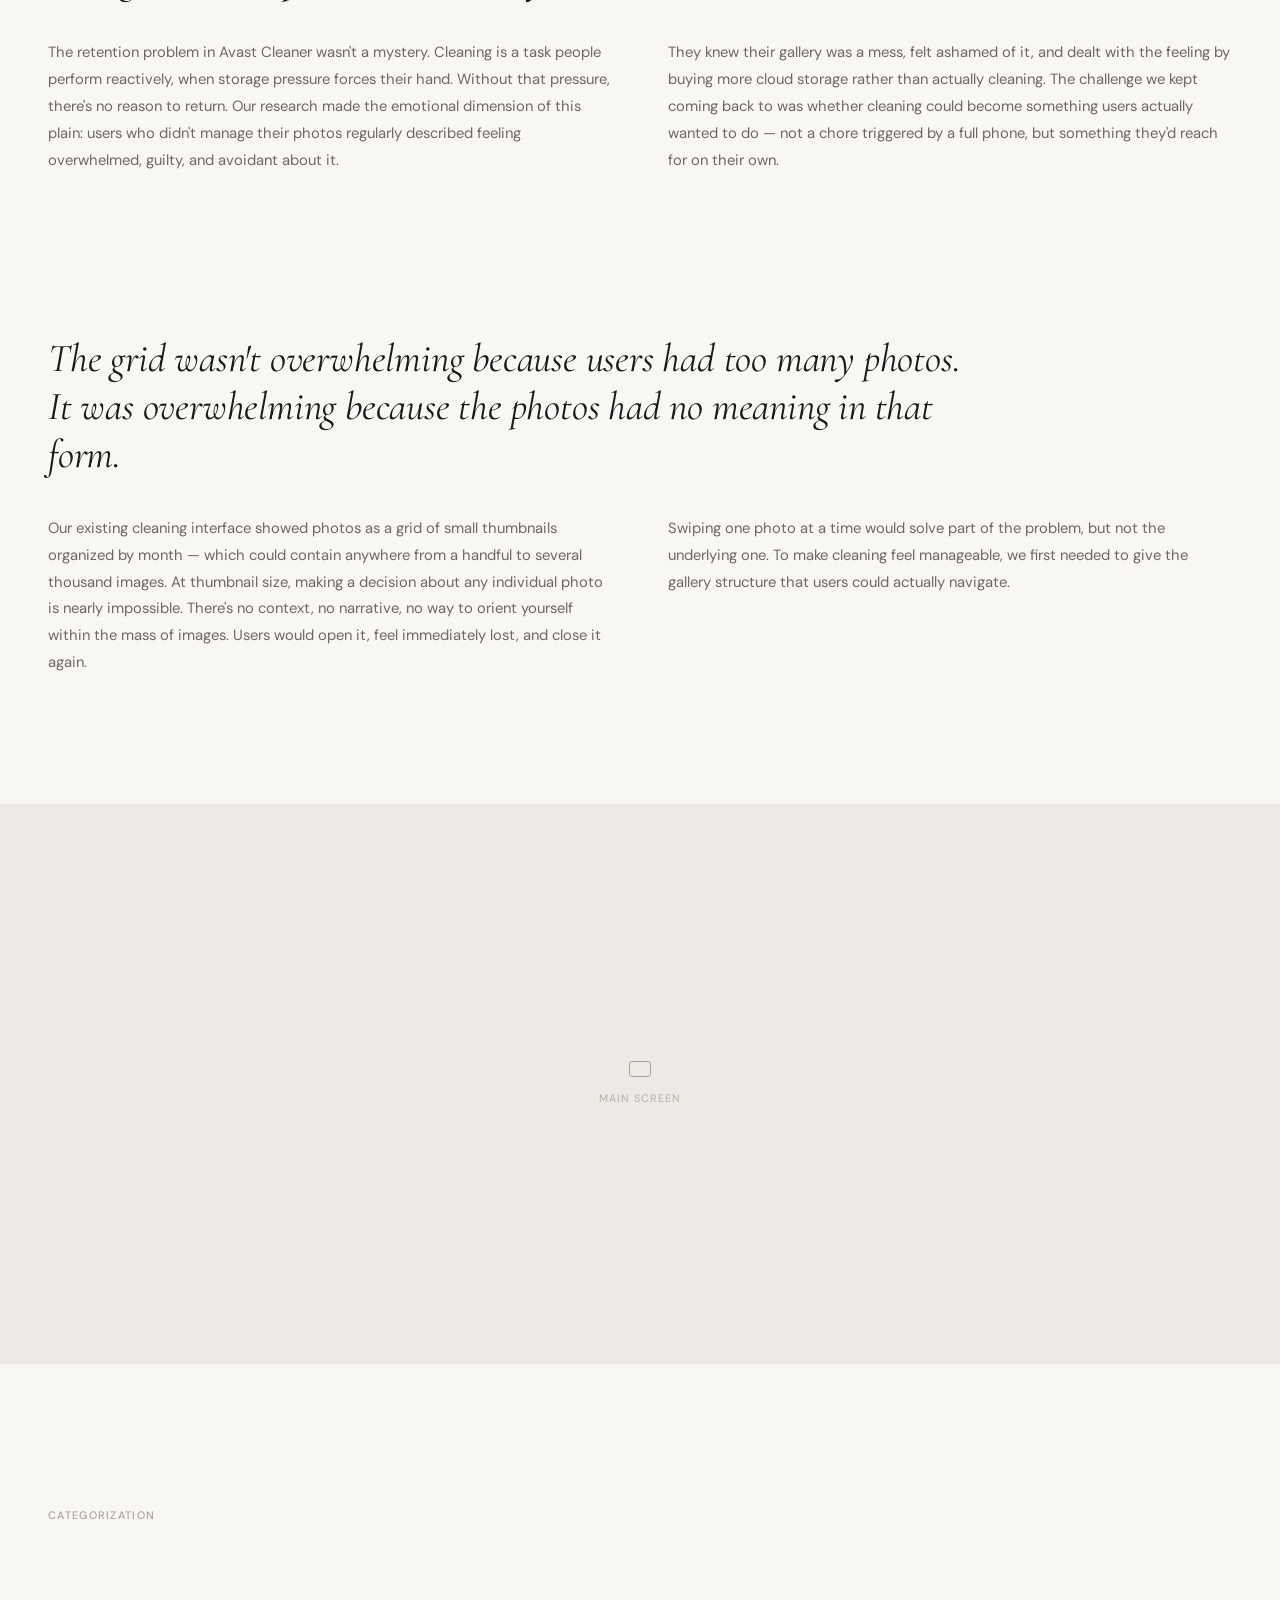
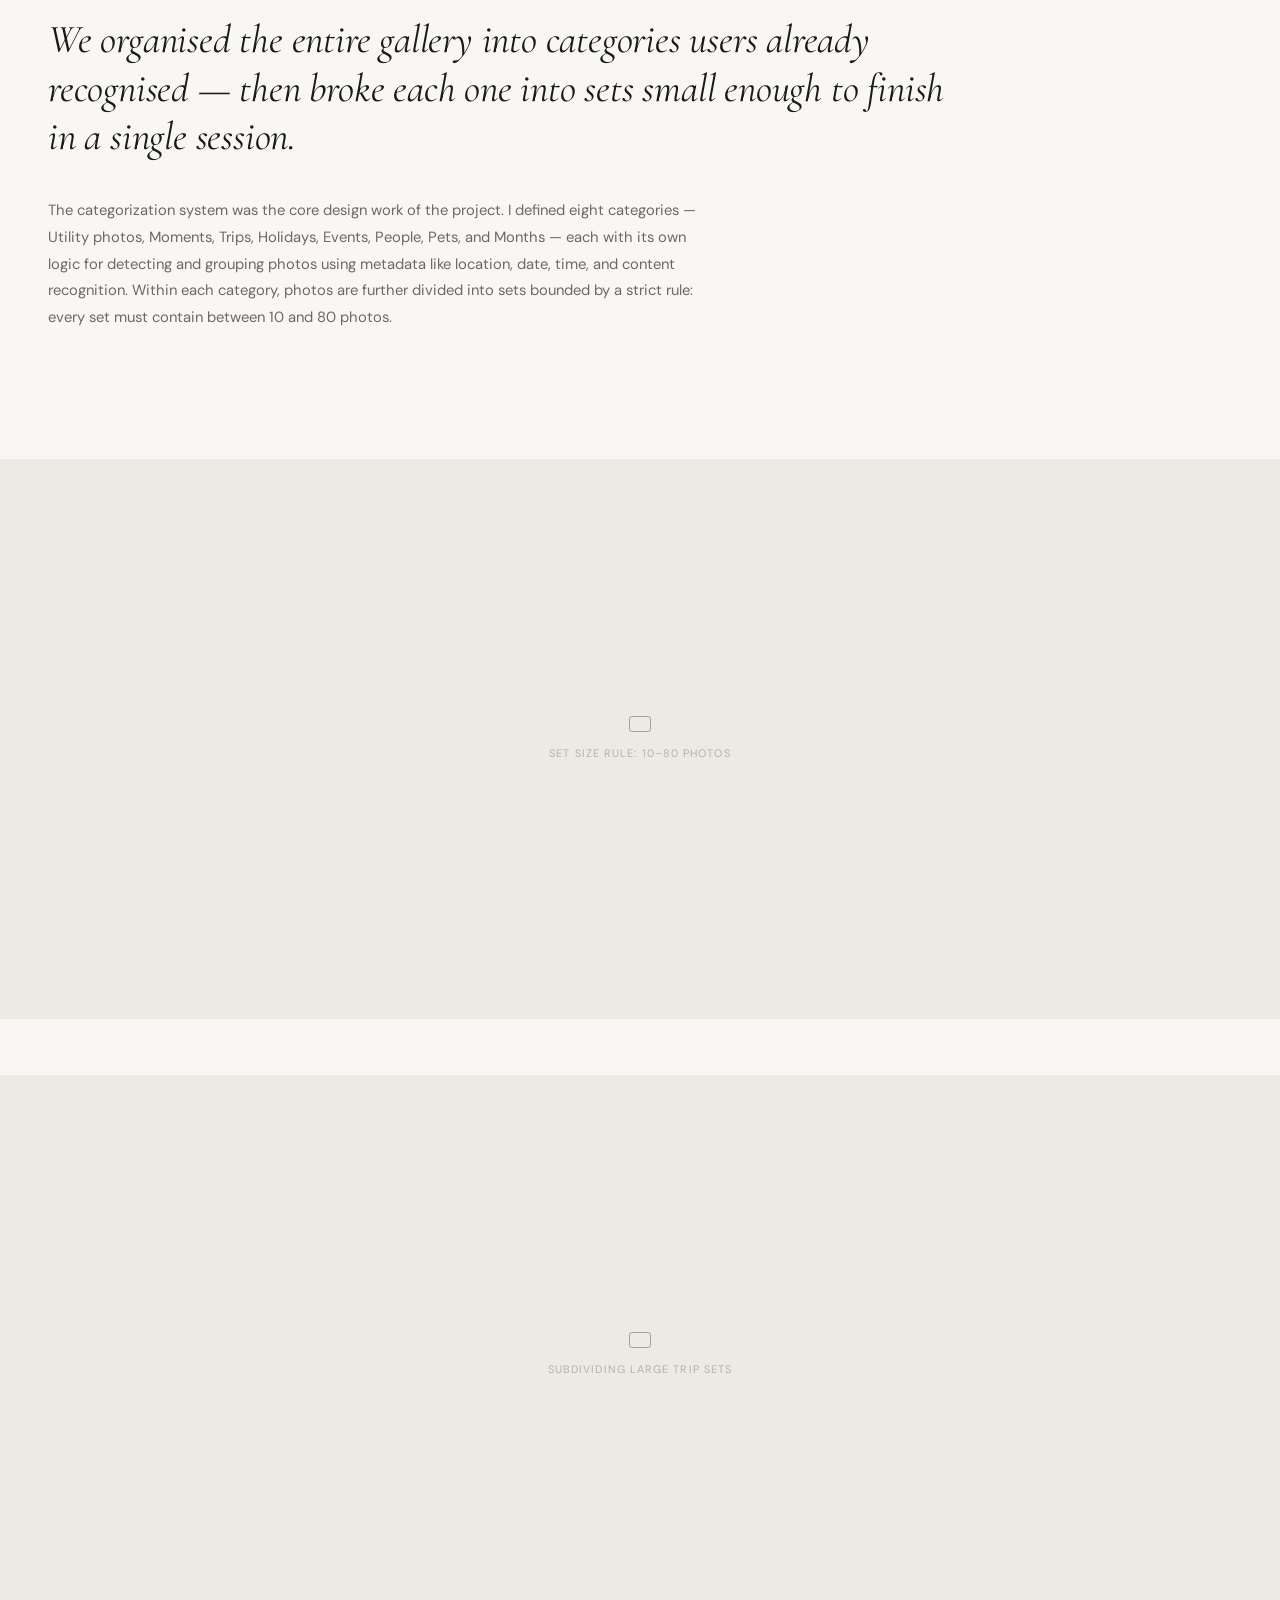
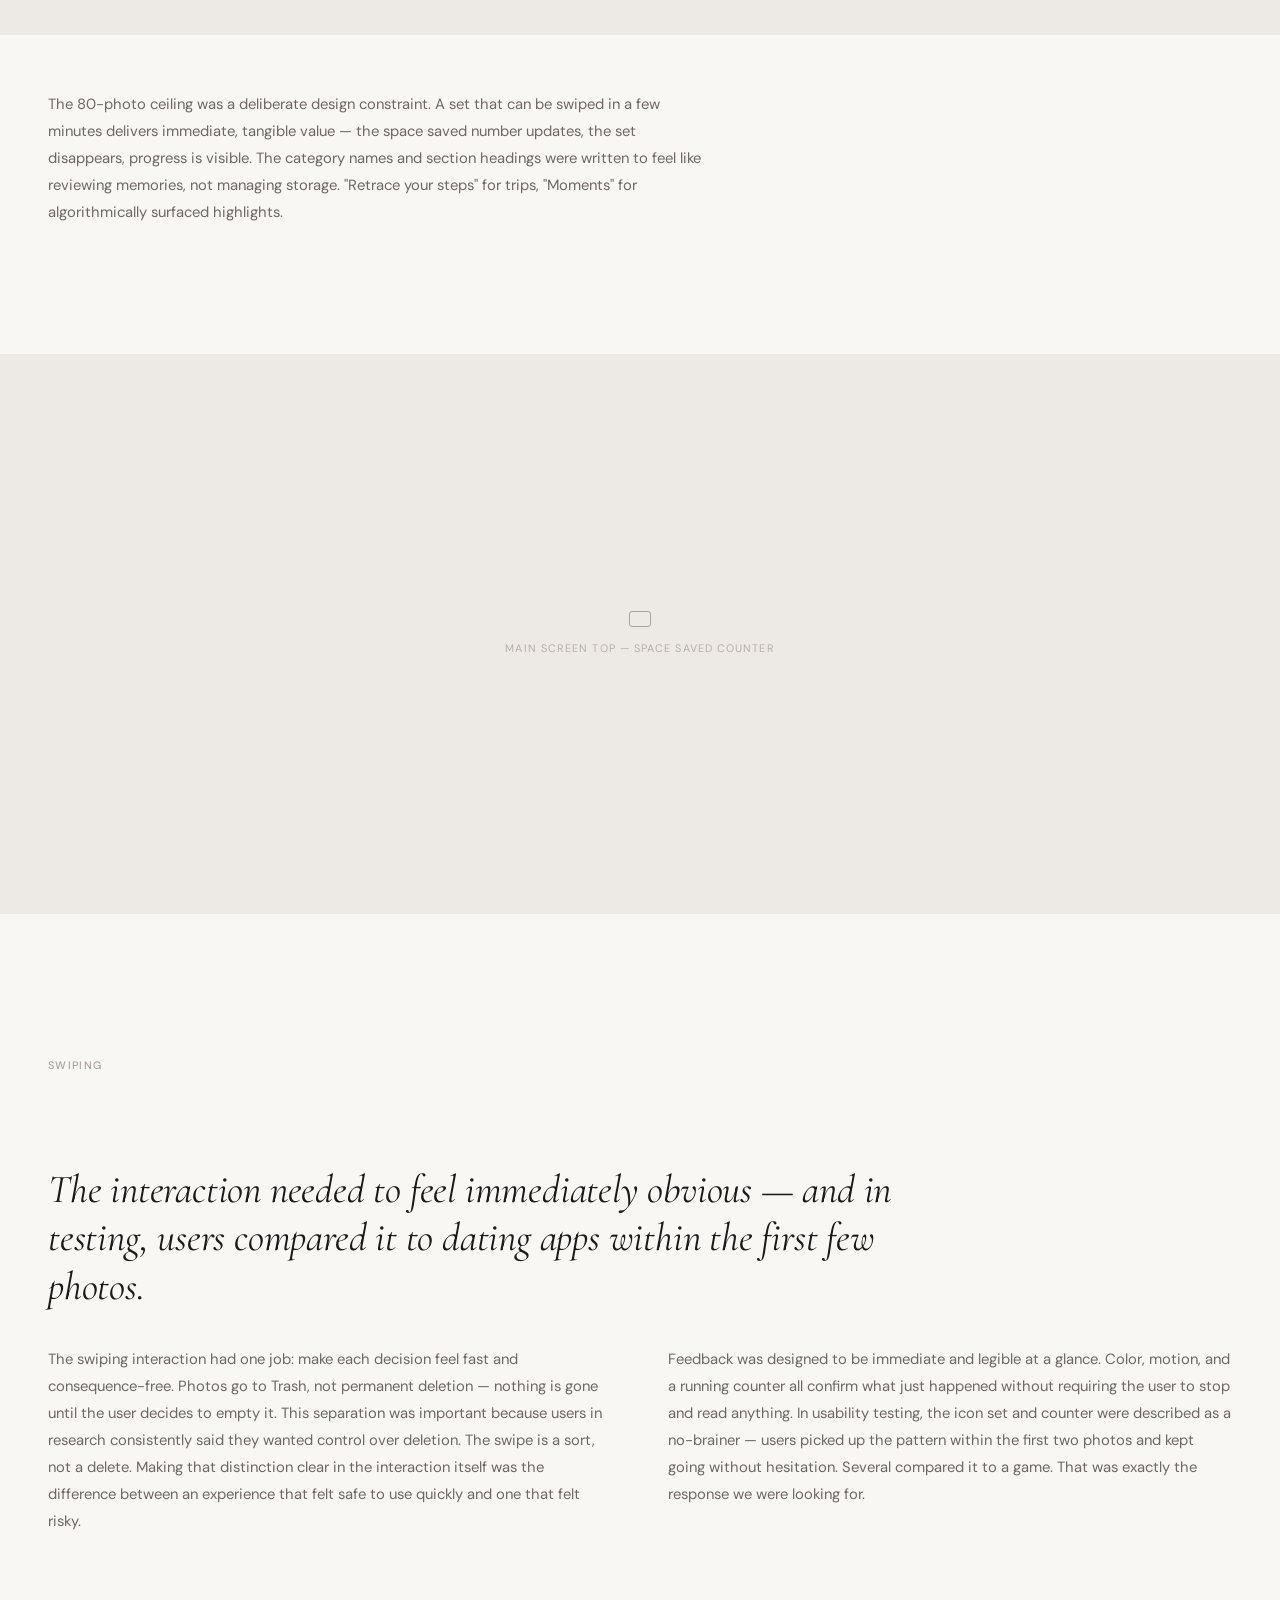
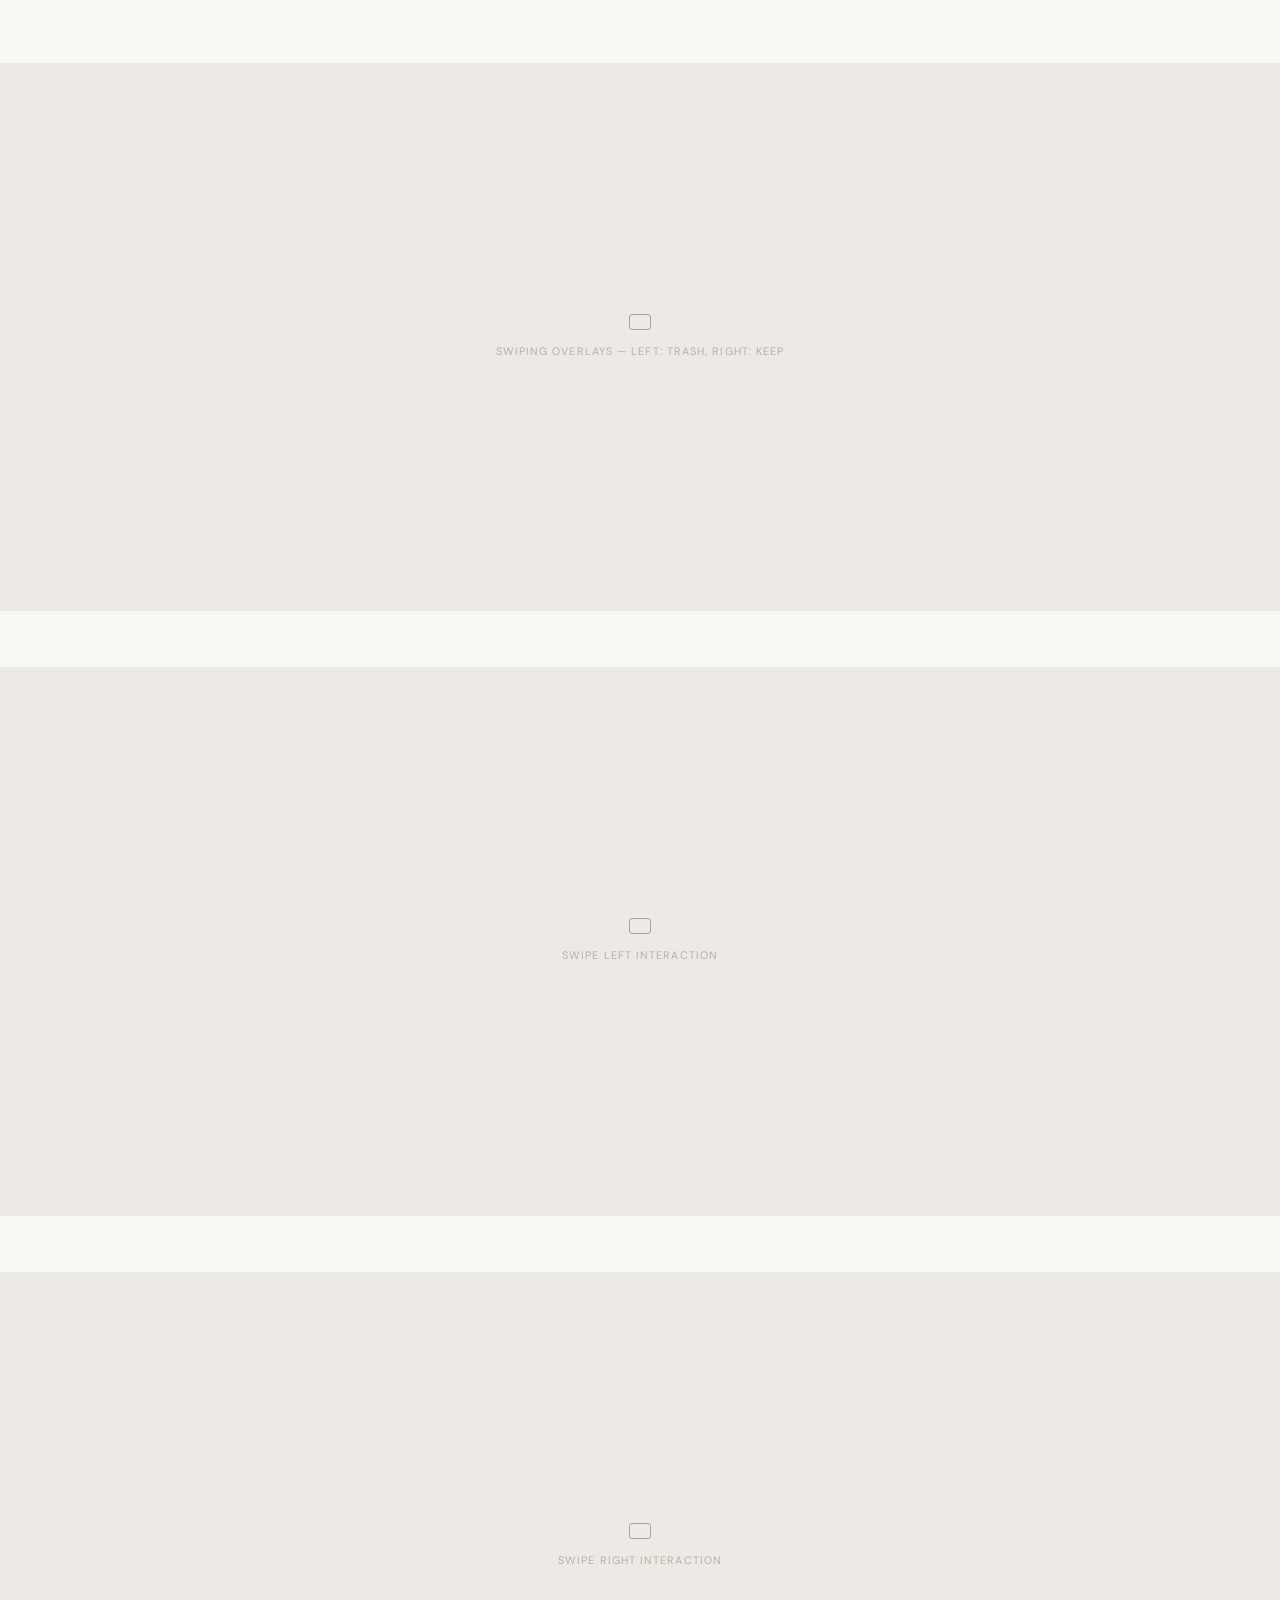
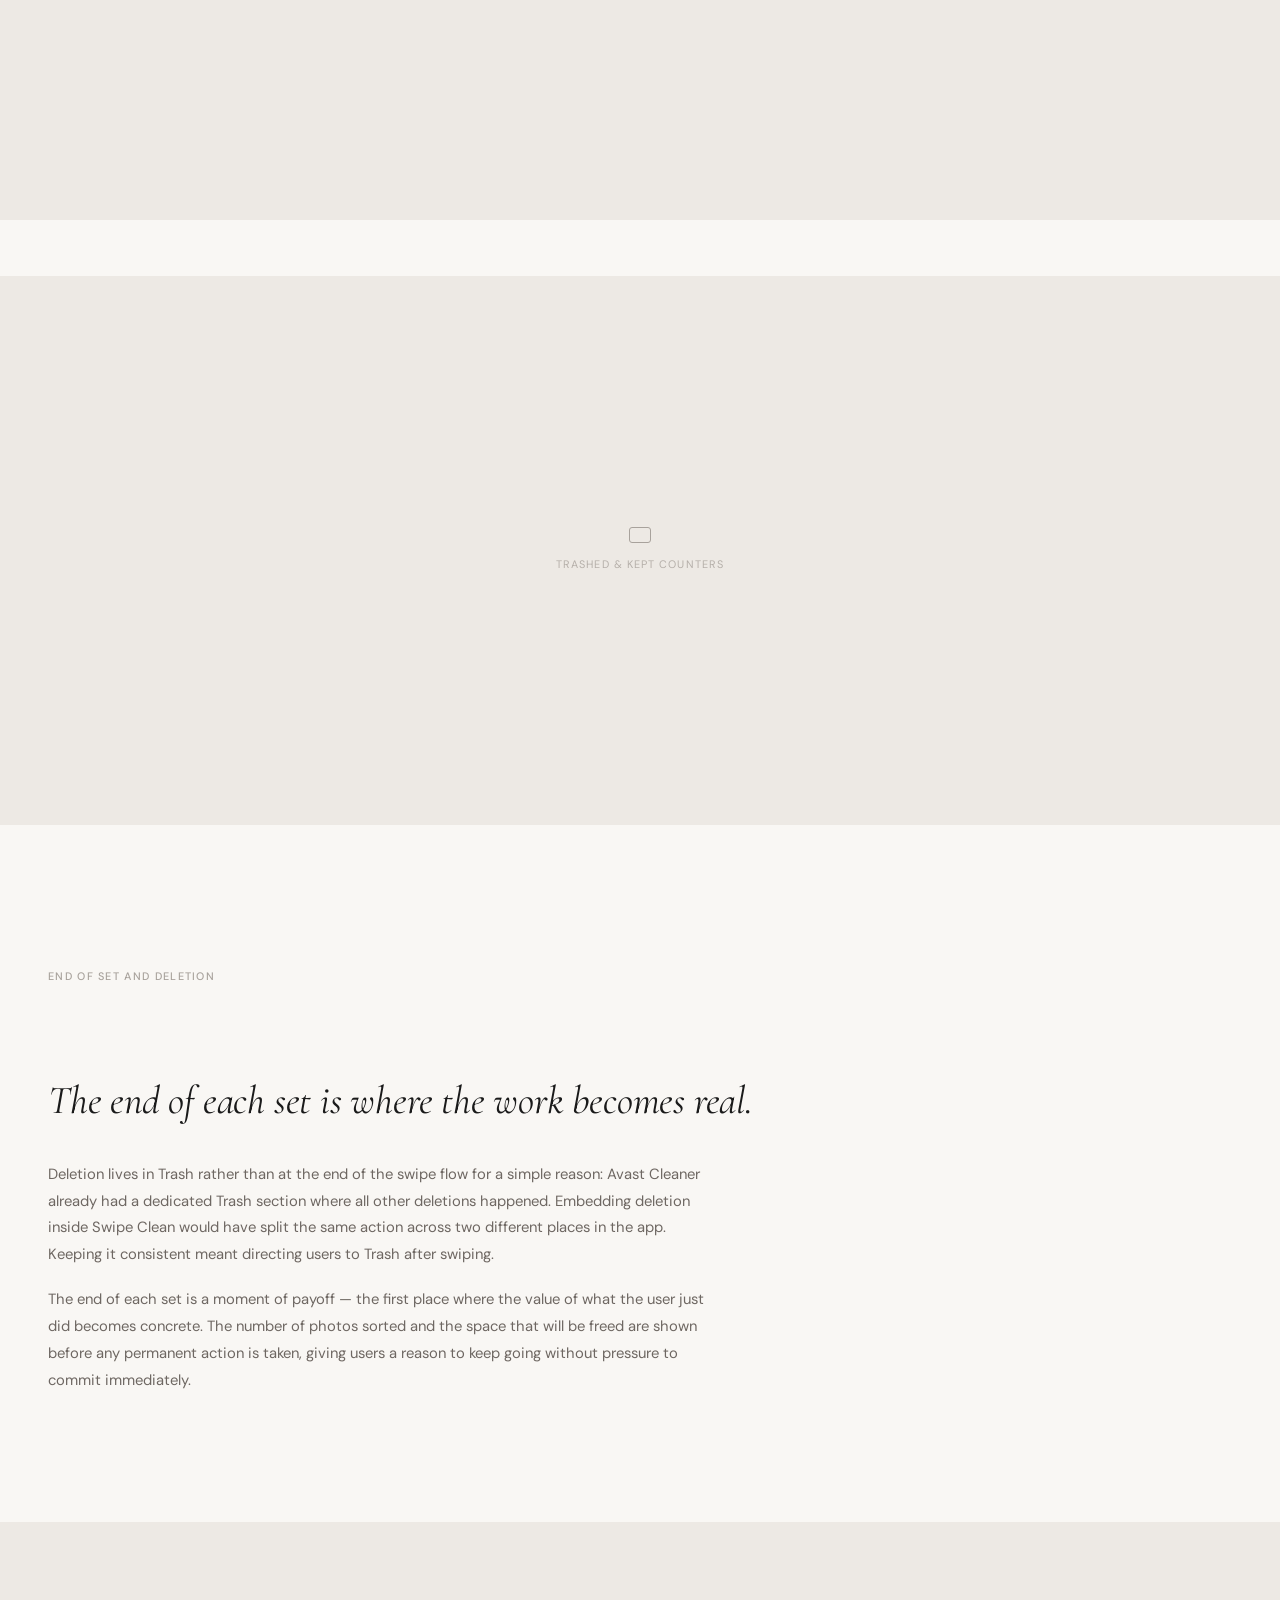
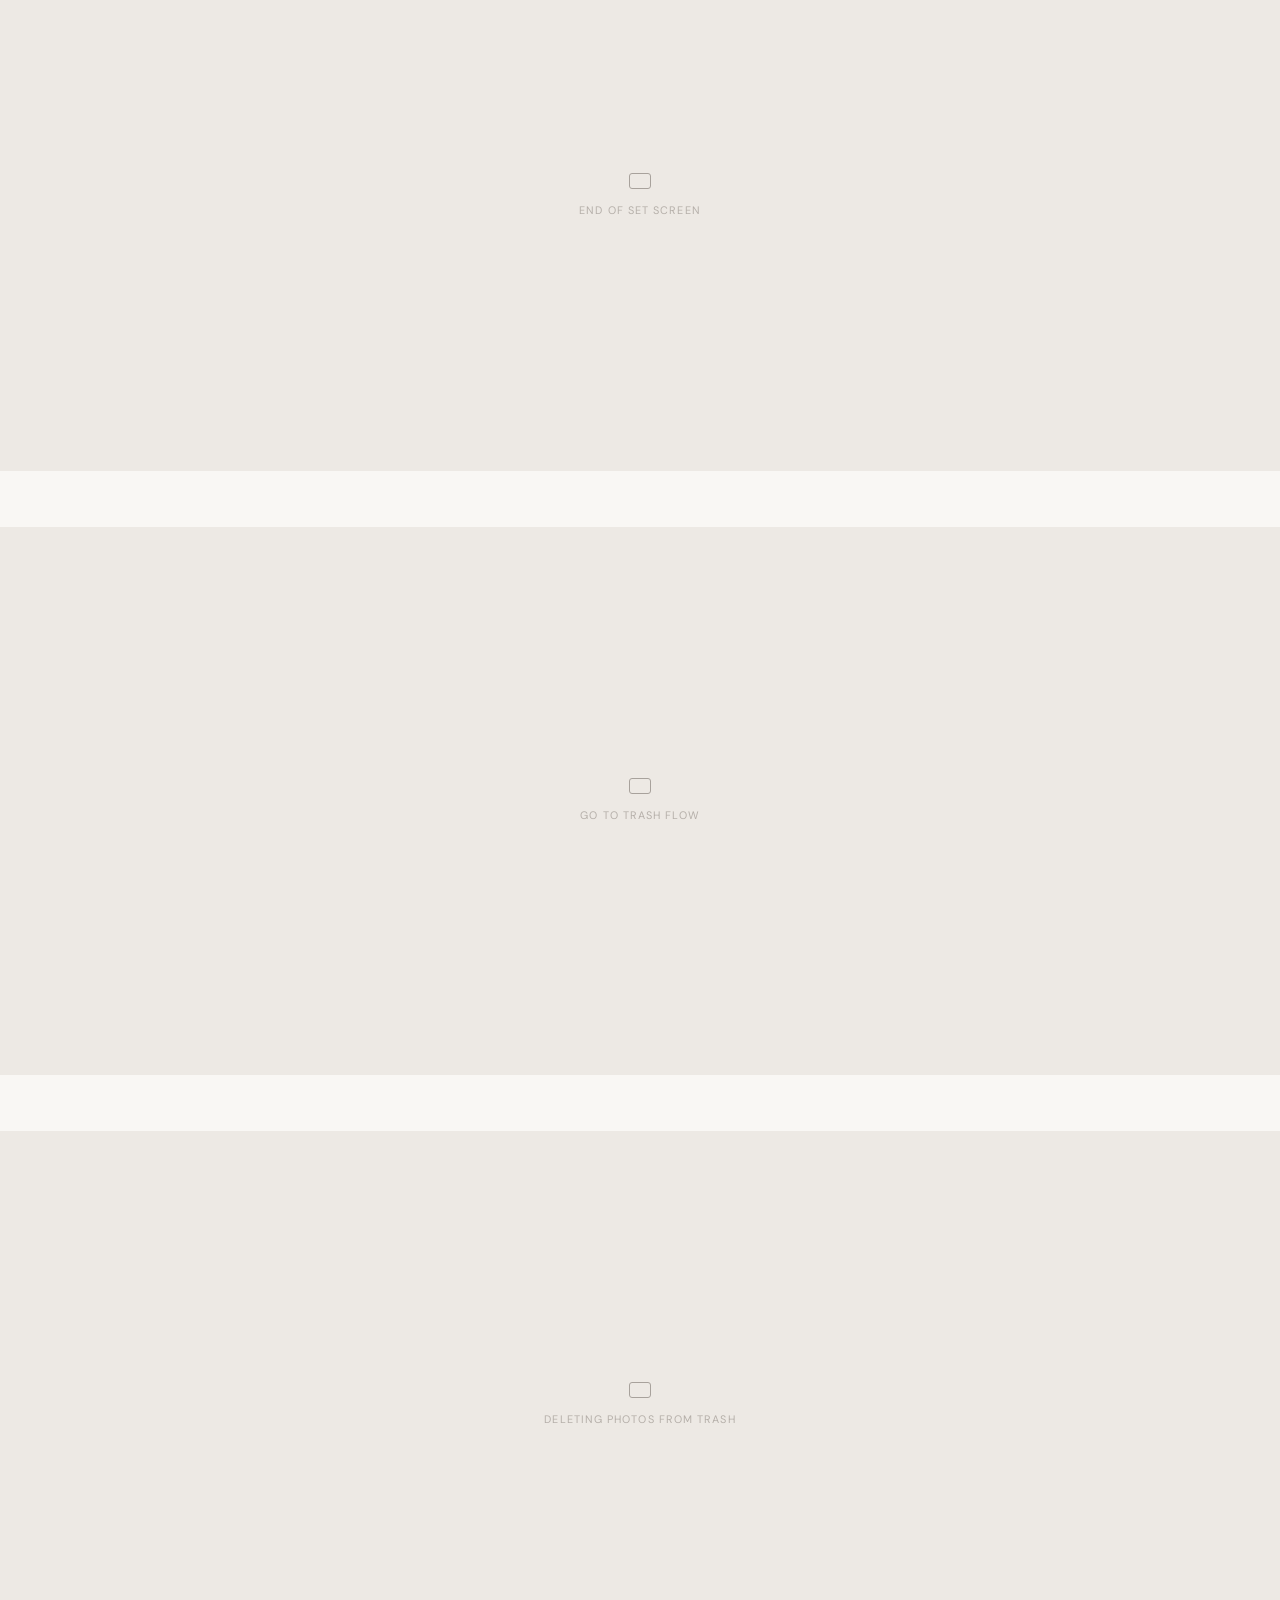
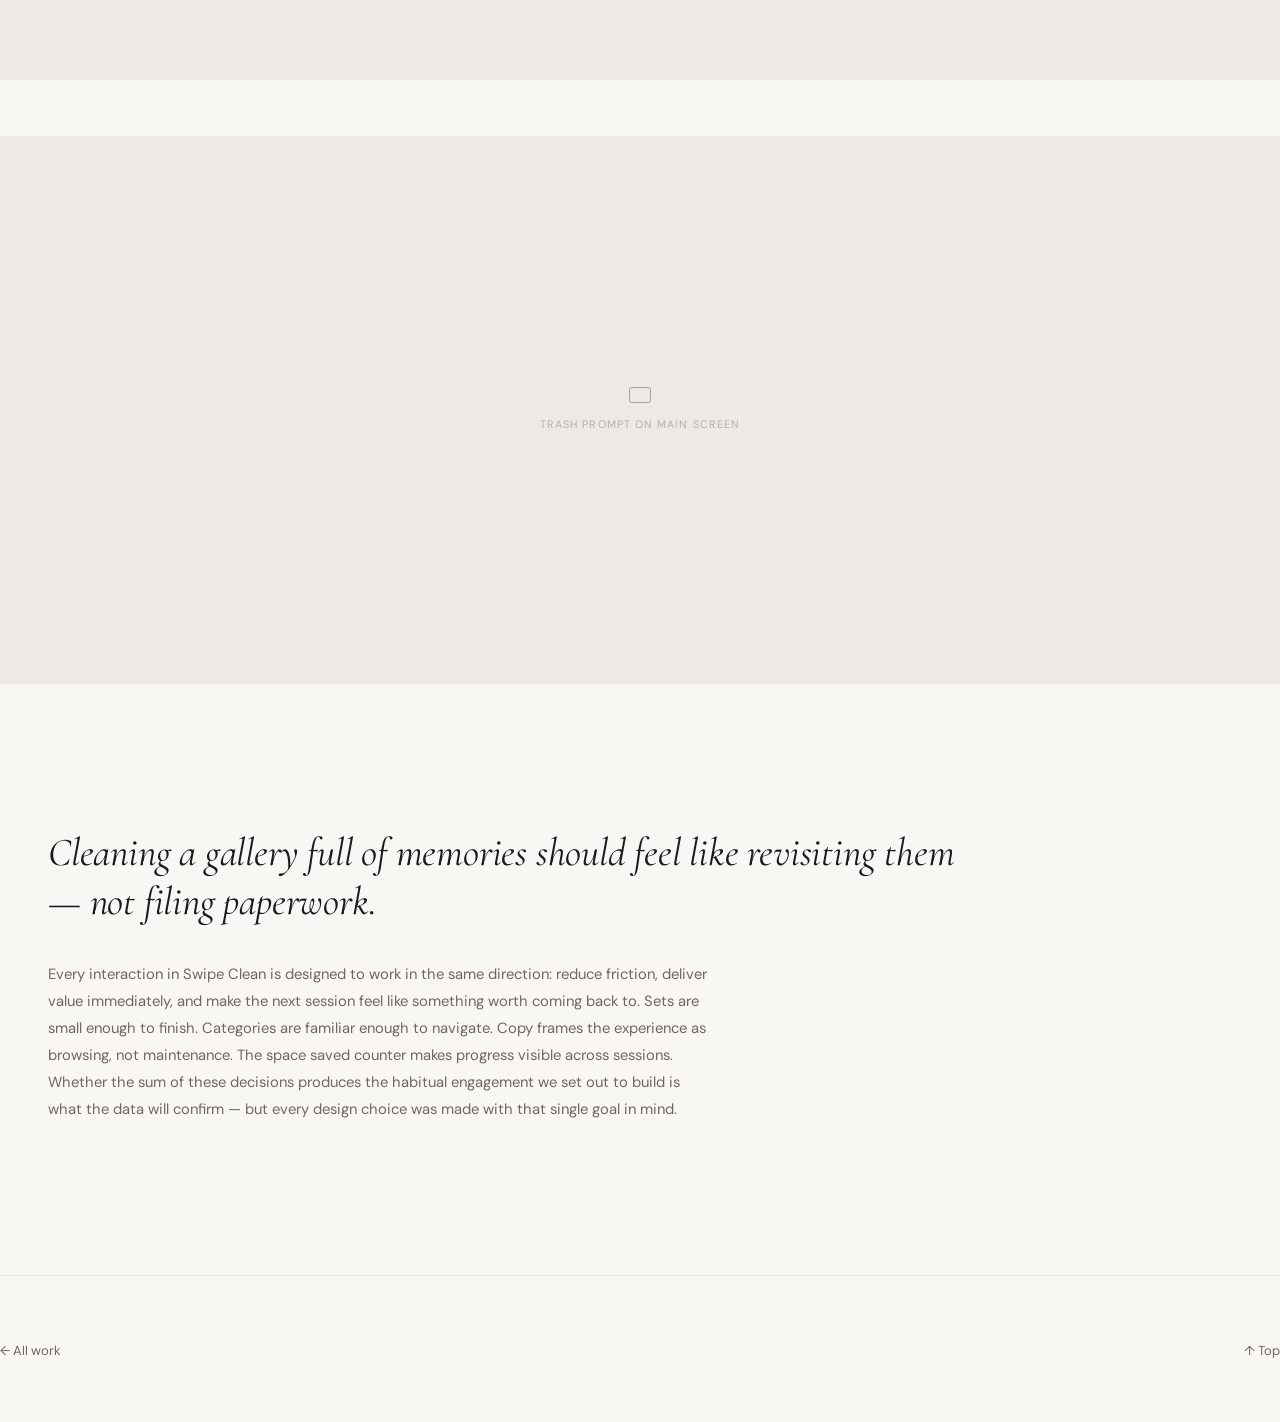
<file: swipe-clean.html>
<!DOCTYPE html>
<html lang="en">
<head>
  <meta charset="UTF-8" />
  <meta name="viewport" content="width=device-width, initial-scale=1.0" />
  <title>Swipe Clean — Adam Hajdúch</title>
  <link rel="stylesheet" href="style.css" />
</head>
<body id="top">

  <nav class="nav" id="nav">
    <div class="wrap nav-inner">
      <a class="nav-logo" href="index.html">Adam Hajdúch</a>
      <a class="nav-back" href="index.html">&larr; All work</a>
    </div>
  </nav>

  <main>

    <!-- Tagline -->
    <section class="cs-tagline">
      <div class="wrap">
        <h1 class="cs-heading">Swipe Clean is a new way to review and clean your photo gallery in Avast Cleaner for iOS — one photo at a time, using swipe gestures. I led the design end&#8209;to&#8209;end, from strategy and concept through to usability testing.</h1>
      </div>
    </section>

    <!-- Metadata -->
    <div class="wrap">
      <div class="cs-meta">
        <div>
          <p class="meta-label">My role</p>
          <ul class="meta-list">
            <li>End-to-end product design: strategy, concept, UI</li>
            <li>Designed photo categorization and set logic system</li>
            <li>Collaborated with UX researchers, engineers, and PM</li>
          </ul>
        </div>
        <div>
          <p class="meta-label">Results</p>
          <ul class="meta-list">
            <li>Feature in final stages before shipping</li>
            <li>Usability testing confirmed swiping rated as faster, more fun, and more satisfying than existing manual cleaning methods</li>
          </ul>
        </div>
      </div>
    </div>

    <!-- Hero image -->
    <div class="full-bleed">
      <div class="img-ph landscape">
        <div class="img-ph-icon"></div>
        <span>Overview</span>
      </div>
    </div>

    <!-- Section 1 -->
    <div class="wrap">
      <div class="pull-quote">
        <p>Users came, cleaned once, and never came back — and we kept asking the same question about why.</p>
      </div>
      <div class="body-cols">
        <div class="body-col">
          <p>The retention problem in Avast Cleaner wasn't a mystery. Cleaning is a task people perform reactively, when storage pressure forces their hand. Without that pressure, there's no reason to return. Our research made the emotional dimension of this plain: users who didn't manage their photos regularly described feeling overwhelmed, guilty, and avoidant about it.</p>
        </div>
        <div class="body-col">
          <p>They knew their gallery was a mess, felt ashamed of it, and dealt with the feeling by buying more cloud storage rather than actually cleaning. The challenge we kept coming back to was whether cleaning could become something users actually wanted to do — not a chore triggered by a full phone, but something they'd reach for on their own.</p>
        </div>
      </div>
    </div>

    <!-- Section 2 -->
    <div class="wrap">
      <div class="pull-quote">
        <p>The grid wasn't overwhelming because users had too many photos. It was overwhelming because the photos had no meaning in that form.</p>
      </div>
      <div class="body-cols">
        <div class="body-col">
          <p>Our existing cleaning interface showed photos as a grid of small thumbnails organized by month — which could contain anywhere from a handful to several thousand images. At thumbnail size, making a decision about any individual photo is nearly impossible. There's no context, no narrative, no way to orient yourself within the mass of images. Users would open it, feel immediately lost, and close it again.</p>
        </div>
        <div class="body-col">
          <p>Swiping one photo at a time would solve part of the problem, but not the underlying one. To make cleaning feel manageable, we first needed to give the gallery structure that users could actually navigate.</p>
        </div>
      </div>
    </div>

    <div class="full-bleed">
      <div class="img-ph landscape">
        <div class="img-ph-icon"></div>
        <span>Main screen</span>
      </div>
    </div>

    <!-- Categorization -->
    <div class="wrap">
      <div class="subsection-label">
        <span>Categorization</span>
      </div>
      <div class="pull-quote">
        <p>We organised the entire gallery into categories users already recognised — then broke each one into sets small enough to finish in a single session.</p>
      </div>
      <div class="body-single">
        <p>The categorization system was the core design work of the project. I defined eight categories — Utility photos, Moments, Trips, Holidays, Events, People, Pets, and Months — each with its own logic for detecting and grouping photos using metadata like location, date, time, and content recognition. Within each category, photos are further divided into sets bounded by a strict rule: every set must contain between 10 and 80 photos.</p>
      </div>
    </div>

    <div class="full-bleed">
      <div class="img-ph landscape">
        <div class="img-ph-icon"></div>
        <span>Set size rule: 10–80 photos</span>
      </div>
    </div>

    <div class="full-bleed">
      <div class="img-ph landscape">
        <div class="img-ph-icon"></div>
        <span>Subdividing large trip sets</span>
      </div>
    </div>

    <div class="wrap">
      <div class="body-single">
        <p>The 80-photo ceiling was a deliberate design constraint. A set that can be swiped in a few minutes delivers immediate, tangible value — the space saved number updates, the set disappears, progress is visible. The category names and section headings were written to feel like reviewing memories, not managing storage. "Retrace your steps" for trips, "Moments" for algorithmically surfaced highlights.</p>
      </div>
    </div>

    <div class="full-bleed">
      <div class="img-ph landscape">
        <div class="img-ph-icon"></div>
        <span>Main screen top — space saved counter</span>
      </div>
    </div>

    <!-- Swiping -->
    <div class="wrap">
      <div class="subsection-label">
        <span>Swiping</span>
      </div>
      <div class="pull-quote">
        <p>The interaction needed to feel immediately obvious — and in testing, users compared it to dating apps within the first few photos.</p>
      </div>
      <div class="body-cols">
        <div class="body-col">
          <p>The swiping interaction had one job: make each decision feel fast and consequence-free. Photos go to Trash, not permanent deletion — nothing is gone until the user decides to empty it. This separation was important because users in research consistently said they wanted control over deletion. The swipe is a sort, not a delete. Making that distinction clear in the interaction itself was the difference between an experience that felt safe to use quickly and one that felt risky.</p>
        </div>
        <div class="body-col">
          <p>Feedback was designed to be immediate and legible at a glance. Color, motion, and a running counter all confirm what just happened without requiring the user to stop and read anything. In usability testing, the icon set and counter were described as a no-brainer — users picked up the pattern within the first two photos and kept going without hesitation. Several compared it to a game. That was exactly the response we were looking for.</p>
        </div>
      </div>
    </div>

    <div class="full-bleed">
      <div class="img-ph phones">
        <div class="img-ph-icon"></div>
        <span>Swiping overlays — left: trash, right: keep</span>
      </div>
    </div>

    <div class="full-bleed">
      <div class="img-ph phones">
        <div class="img-ph-icon"></div>
        <span>Swipe left interaction</span>
      </div>
    </div>

    <div class="full-bleed">
      <div class="img-ph phones">
        <div class="img-ph-icon"></div>
        <span>Swipe right interaction</span>
      </div>
    </div>

    <div class="full-bleed">
      <div class="img-ph phones">
        <div class="img-ph-icon"></div>
        <span>Trashed &amp; kept counters</span>
      </div>
    </div>

    <!-- End of set and deletion -->
    <div class="wrap">
      <div class="subsection-label">
        <span>End of set and deletion</span>
      </div>
      <div class="pull-quote">
        <p>The end of each set is where the work becomes real.</p>
      </div>
      <div class="body-single">
        <p>Deletion lives in Trash rather than at the end of the swipe flow for a simple reason: Avast Cleaner already had a dedicated Trash section where all other deletions happened. Embedding deletion inside Swipe Clean would have split the same action across two different places in the app. Keeping it consistent meant directing users to Trash after swiping.</p>
        <p>The end of each set is a moment of payoff — the first place where the value of what the user just did becomes concrete. The number of photos sorted and the space that will be freed are shown before any permanent action is taken, giving users a reason to keep going without pressure to commit immediately.</p>
      </div>
    </div>

    <div class="full-bleed">
      <div class="img-ph phones">
        <div class="img-ph-icon"></div>
        <span>End of set screen</span>
      </div>
    </div>

    <div class="full-bleed">
      <div class="img-ph phones">
        <div class="img-ph-icon"></div>
        <span>Go to trash flow</span>
      </div>
    </div>

    <div class="full-bleed">
      <div class="img-ph phones">
        <div class="img-ph-icon"></div>
        <span>Deleting photos from trash</span>
      </div>
    </div>

    <div class="full-bleed">
      <div class="img-ph phones">
        <div class="img-ph-icon"></div>
        <span>Trash prompt on main screen</span>
      </div>
    </div>

    <!-- Closing -->
    <div class="wrap">
      <div class="pull-quote">
        <p>Cleaning a gallery full of memories should feel like revisiting them — not filing paperwork.</p>
      </div>
      <div class="body-single">
        <p>Every interaction in Swipe Clean is designed to work in the same direction: reduce friction, deliver value immediately, and make the next session feel like something worth coming back to. Sets are small enough to finish. Categories are familiar enough to navigate. Copy frames the experience as browsing, not maintenance. The space saved counter makes progress visible across sessions. Whether the sum of these decisions produces the habitual engagement we set out to build is what the data will confirm — but every design choice was made with that single goal in mind.</p>
      </div>
    </div>

  </main>

  <footer class="wrap cs-footer">
    <a href="index.html">&larr; All work</a>
    <a href="#top">&uarr; Top</a>
  </footer>

  <script>
    const nav = document.getElementById('nav');
    window.addEventListener('scroll', () => {
      nav.classList.toggle('scrolled', window.scrollY > 20);
    });
  </script>

</body>
</html>
</file>
<file: style.css>
@import url('https://fonts.googleapis.com/css2?family=Cormorant+Garamond:ital,wght@0,300;0,400;0,500;1,300;1,400;1,500&family=DM+Sans:ital,opsz,wght@0,9..40,300;0,9..40,400;0,9..40,500;1,9..40,300;1,9..40,400&display=swap');

/* ============================================================
   TOKENS
   ============================================================ */
:root {
  --bg:           #F9F7F4;
  --text:         #1A1A1A;
  --text-muted:   #6E6762;
  --text-light:   #A8A29C;
  --border:       #EAE6E1;
  --placeholder:  #EDE9E4;

  --serif: 'Cormorant Garamond', Georgia, serif;
  --sans:  'DM Sans', system-ui, sans-serif;

  --max-w:  1280px;
  --pad-x:  48px;
}

/* ============================================================
   RESET
   ============================================================ */
*, *::before, *::after { box-sizing: border-box; margin: 0; padding: 0; }
html { font-size: 16px; scroll-behavior: smooth; }

body {
  background: var(--bg);
  color: var(--text);
  font-family: var(--sans);
  font-size: 1rem;
  line-height: 1.7;
  -webkit-font-smoothing: antialiased;
  -moz-osx-font-smoothing: grayscale;
}

/* Grain overlay */
body::after {
  content: '';
  position: fixed;
  inset: 0;
  background-image: url("data:image/svg+xml,%3Csvg xmlns='http://www.w3.org/2000/svg' width='300' height='300'%3E%3Cfilter id='n'%3E%3CfeTurbulence type='fractalNoise' baseFrequency='0.8' numOctaves='4' stitchTiles='stitch'/%3E%3C/filter%3E%3Crect width='300' height='300' filter='url(%23n)'/%3E%3C/svg%3E");
  background-size: 300px 300px;
  opacity: 0.03;
  pointer-events: none;
  z-index: 9000;
}

a { color: inherit; text-decoration: none; }
a:hover { opacity: 0.55; }
img { display: block; width: 100%; height: auto; }

/* ============================================================
   LAYOUT UTILITIES
   ============================================================ */
.wrap {
  max-width: var(--max-w);
  margin: 0 auto;
  padding: 0 var(--pad-x);
}

/* ============================================================
   NAV
   ============================================================ */
.nav {
  position: sticky;
  top: 0;
  z-index: 200;
  background: var(--bg);
  padding: 26px 0;
  transition: border-color 0.3s;
  border-bottom: 1px solid transparent;
}
.nav.scrolled { border-bottom-color: var(--border); }

.nav-inner {
  display: flex;
  align-items: center;
  justify-content: space-between;
}

.nav-logo {
  font-family: var(--sans);
  font-size: 0.8125rem;
  font-weight: 500;
  letter-spacing: 0.02em;
  color: var(--text);
}

.nav-back {
  font-family: var(--sans);
  font-size: 0.8125rem;
  font-weight: 400;
  color: var(--text-muted);
  display: flex;
  align-items: center;
  gap: 6px;
  transition: opacity 0.2s;
}
.nav-back:hover { opacity: 0.5; }

/* ============================================================
   HOMEPAGE — HERO
   ============================================================ */
.hero {
  padding: 100px 0 88px;
}

.hero-heading {
  font-family: var(--serif);
  font-size: clamp(3.2rem, 6.2vw, 6.8rem);
  font-weight: 400;
  line-height: 1.06;
  letter-spacing: -0.015em;
  color: var(--text);
  max-width: 1000px;
}

/* ============================================================
   HOMEPAGE — PROJECTS
   ============================================================ */
.projects {
  border-top: 1px solid var(--border);
  padding-top: 0;
}

.project-entry {
  display: grid;
  grid-template-columns: 5fr 7fr;
  gap: 80px;
  align-items: center;
  padding: 80px 0;
  border-bottom: 1px solid var(--border);
}

.project-info {
  padding-top: 4px;
}

.project-label {
  font-family: var(--sans);
  font-size: 0.68rem;
  font-weight: 500;
  letter-spacing: 0.11em;
  text-transform: uppercase;
  color: var(--text-light);
  margin-bottom: 18px;
}

.project-title {
  font-family: var(--serif);
  font-size: clamp(2.2rem, 3.5vw, 3.4rem);
  font-weight: 400;
  line-height: 1.1;
  letter-spacing: -0.01em;
  margin-bottom: 18px;
}

.project-desc {
  font-family: var(--sans);
  font-size: 0.875rem;
  line-height: 1.75;
  color: var(--text-muted);
  margin-bottom: 30px;
  max-width: 360px;
}

.see-more {
  display: inline-flex;
  align-items: center;
  gap: 7px;
  font-family: var(--sans);
  font-size: 0.75rem;
  font-weight: 500;
  letter-spacing: 0.07em;
  text-transform: uppercase;
  color: var(--text);
  border-bottom: 1px solid var(--text);
  padding-bottom: 3px;
  transition: opacity 0.2s;
}
.see-more:hover { opacity: 0.45; }

/* Phone mockup placeholder group */
.project-visual {
  background: var(--placeholder);
  border-radius: 12px;
  display: flex;
  align-items: flex-end;
  justify-content: center;
  gap: 18px;
  padding: 48px 32px 0;
  overflow: hidden;
  aspect-ratio: 7/5;
}

.phone-mock {
  border-radius: 20px 20px 0 0;
  background: #D4CFC9;
  flex-shrink: 0;
  position: relative;
}
.phone-mock::before {
  content: '';
  position: absolute;
  top: 10px;
  left: 50%;
  transform: translateX(-50%);
  width: 44px;
  height: 5px;
  background: #C4BEB8;
  border-radius: 3px;
}
.phone-mock.a { width: 100px; height: 200px; }
.phone-mock.b { width: 110px; height: 220px; }
.phone-mock.c { width: 96px; height: 192px; }

/* ============================================================
   HOMEPAGE — FOOTER
   ============================================================ */
.home-footer {
  padding: 48px 0;
  border-top: 1px solid var(--border);
  margin-top: 0;
}
.home-footer p {
  font-family: var(--sans);
  font-size: 0.75rem;
  color: var(--text-light);
  letter-spacing: 0.02em;
}

/* ============================================================
   CASE STUDY — TAGLINE
   ============================================================ */
.cs-tagline {
  padding: 80px 0 72px;
}

.cs-heading {
  font-family: var(--serif);
  font-size: clamp(2.2rem, 4.5vw, 4.6rem);
  font-weight: 400;
  line-height: 1.1;
  letter-spacing: -0.012em;
  max-width: 1020px;
  color: var(--text);
}

/* ============================================================
   CASE STUDY — METADATA
   ============================================================ */
.cs-meta {
  display: grid;
  grid-template-columns: 1fr 1fr;
  gap: 64px;
  padding: 44px 0;
  border-top: 1px solid var(--border);
  border-bottom: 1px solid var(--border);
  margin-bottom: 0;
}

.meta-label {
  font-family: var(--sans);
  font-size: 0.68rem;
  font-weight: 500;
  letter-spacing: 0.11em;
  text-transform: uppercase;
  color: var(--text-light);
  margin-bottom: 14px;
}

.meta-list {
  list-style: none;
}
.meta-list li {
  font-family: var(--sans);
  font-size: 0.875rem;
  color: var(--text-muted);
  line-height: 1.9;
}

/* ============================================================
   FULL-BLEED IMAGE
   ============================================================ */
.full-bleed {
  width: 100%;
  margin: 56px 0;
}
.full-bleed img {
  width: 100%;
  height: auto;
  display: block;
}

/* Image placeholder */
.img-ph {
  background: var(--placeholder);
  width: 100%;
  display: flex;
  flex-direction: column;
  align-items: center;
  justify-content: center;
  gap: 12px;
}
.img-ph.landscape { aspect-ratio: 16 / 7; }
.img-ph.phones    { aspect-ratio: 21 / 9; }

.img-ph-icon {
  width: 22px;
  height: 16px;
  border: 1.5px solid var(--text-light);
  border-radius: 3px;
}
.img-ph span {
  font-family: var(--sans);
  font-size: 0.68rem;
  font-weight: 400;
  letter-spacing: 0.1em;
  text-transform: uppercase;
  color: #B5AFA9;
}

/* Side-by-side images inside a placeholder */
.img-ph.row { flex-direction: row; gap: 24px; }

/* Padding inside image spaces */
.img-ph { padding: 60px 0; }

/* Real images inside placeholders — centered, background shows as padding */
.img-ph img {
  height: 800px;
  width: auto;
  display: block;
}

/* ============================================================
   PULL QUOTE
   ============================================================ */
.pull-quote {
  padding: 88px 0 36px;
}
.pull-quote p {
  font-family: var(--serif);
  font-style: italic;
  font-weight: 400;
  font-size: clamp(1.9rem, 3.1vw, 3.1rem);
  line-height: 1.22;
  letter-spacing: -0.005em;
  max-width: 920px;
  color: var(--text);
}

/* ============================================================
   BODY TEXT
   ============================================================ */
.body-cols {
  display: grid;
  grid-template-columns: 1fr 1fr;
  gap: 56px;
  padding-bottom: 72px;
}
.body-col p {
  font-family: var(--sans);
  font-size: 0.925rem;
  line-height: 1.82;
  color: var(--text-muted);
}
.body-col p + p { margin-top: 18px; }

.body-single {
  max-width: 660px;
  padding-bottom: 72px;
}
.body-single p {
  font-family: var(--sans);
  font-size: 0.925rem;
  line-height: 1.82;
  color: var(--text-muted);
}
.body-single p + p { margin-top: 18px; }

/* ============================================================
   SUBSECTION LABEL
   ============================================================ */
.subsection-label {
  padding-top: 80px;
  padding-bottom: 0;
}
.subsection-label span {
  font-family: var(--sans);
  font-size: 0.68rem;
  font-weight: 500;
  letter-spacing: 0.12em;
  text-transform: uppercase;
  color: var(--text-light);
}

/* ============================================================
   CASE STUDY FOOTER
   ============================================================ */
.cs-footer {
  padding: 64px 0 60px;
  border-top: 1px solid var(--border);
  margin-top: 80px;
  display: flex;
  justify-content: space-between;
  align-items: center;
}
.cs-footer a {
  font-family: var(--sans);
  font-size: 0.8125rem;
  font-weight: 400;
  color: var(--text-muted);
  transition: opacity 0.2s;
}
.cs-footer a:hover { opacity: 0.5; }

/* ============================================================
   RESPONSIVE
   ============================================================ */
@media (max-width: 900px) {
  :root { --pad-x: 28px; }

  .hero { padding: 72px 0 64px; }

  .project-entry {
    grid-template-columns: 1fr;
    gap: 36px;
    padding: 56px 0;
  }
  .project-visual { aspect-ratio: 4/3; }

  .body-cols {
    grid-template-columns: 1fr;
    gap: 24px;
  }
  .cs-meta {
    grid-template-columns: 1fr;
    gap: 32px;
  }
}

@media (max-width: 600px) {
  :root { --pad-x: 20px; }

  .hero-heading { font-size: 2.4rem; }
  .cs-heading   { font-size: 1.9rem; }
  .pull-quote p { font-size: 1.55rem; }
  .pull-quote   { padding: 64px 0 28px; }

  .phone-mock.a { width: 72px; height: 144px; }
  .phone-mock.b { width: 80px; height: 160px; }
  .phone-mock.c { width: 68px; height: 136px; }
}
</file>
